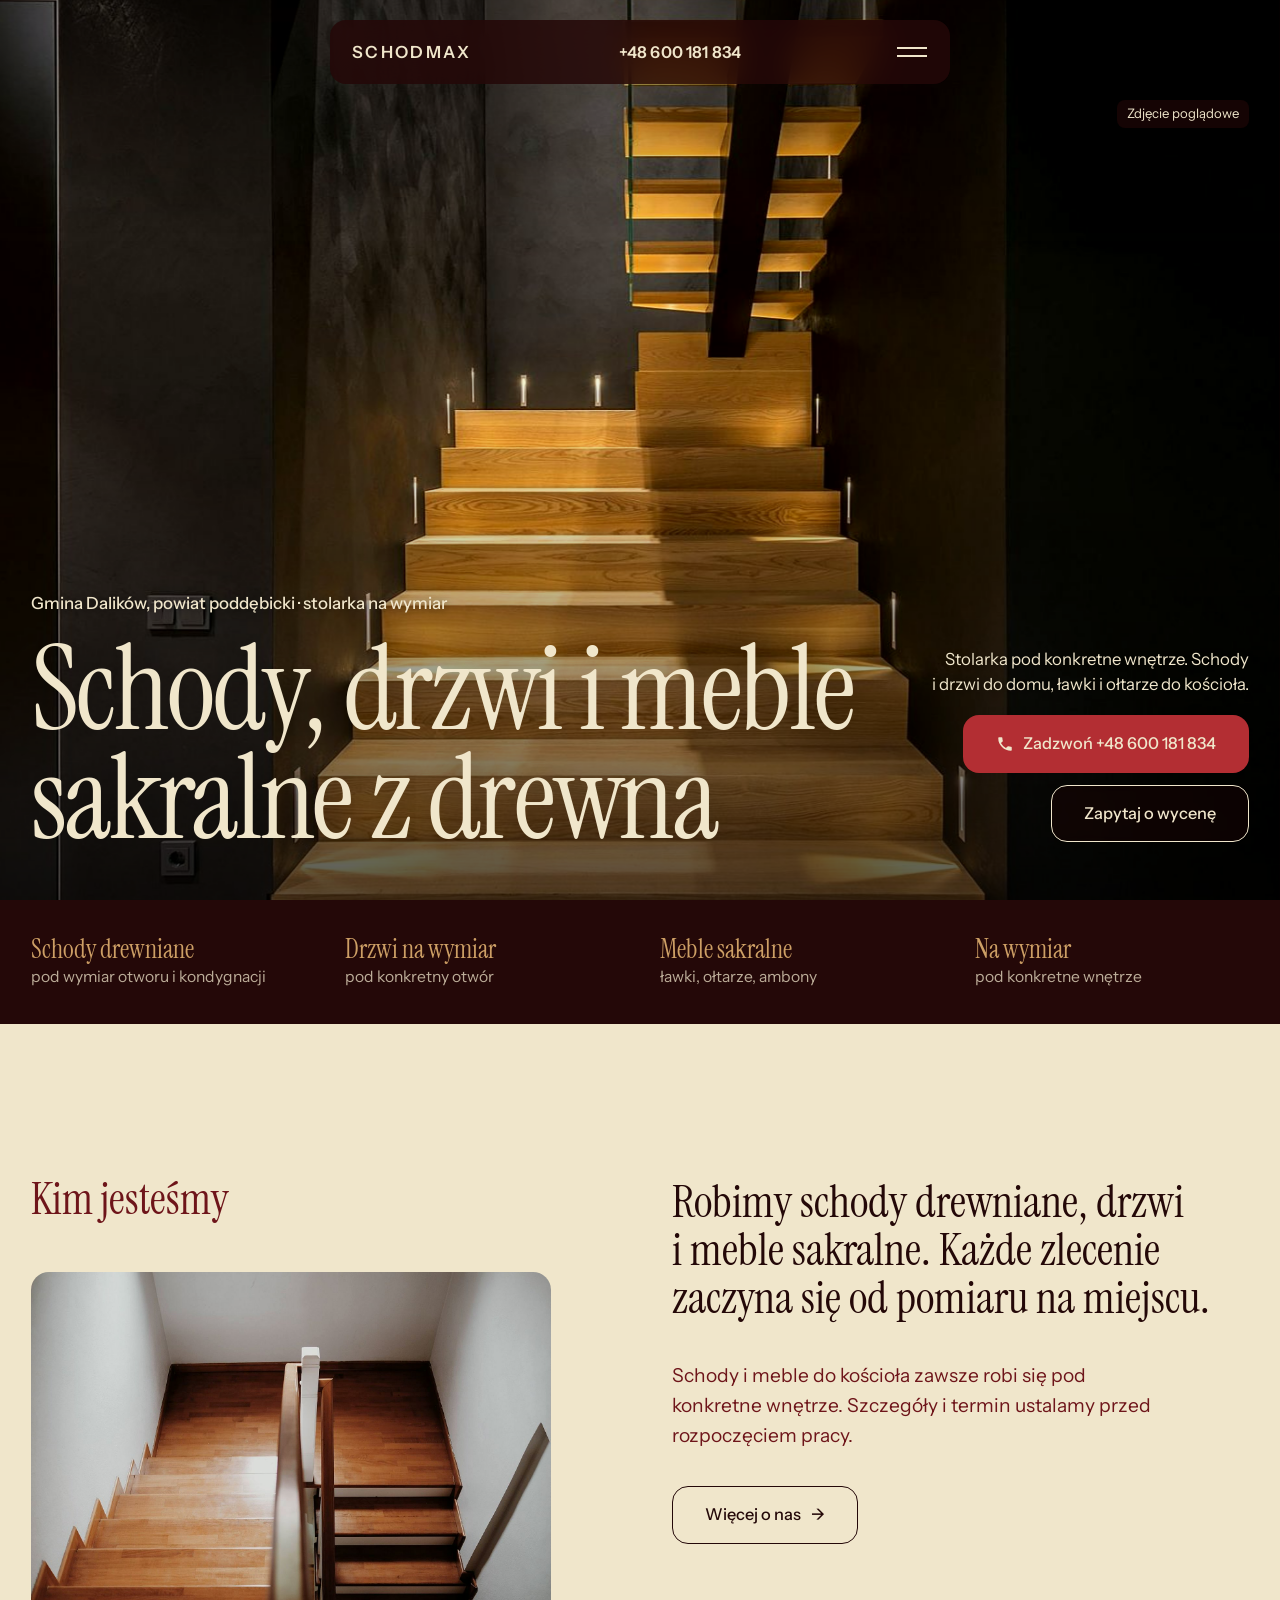
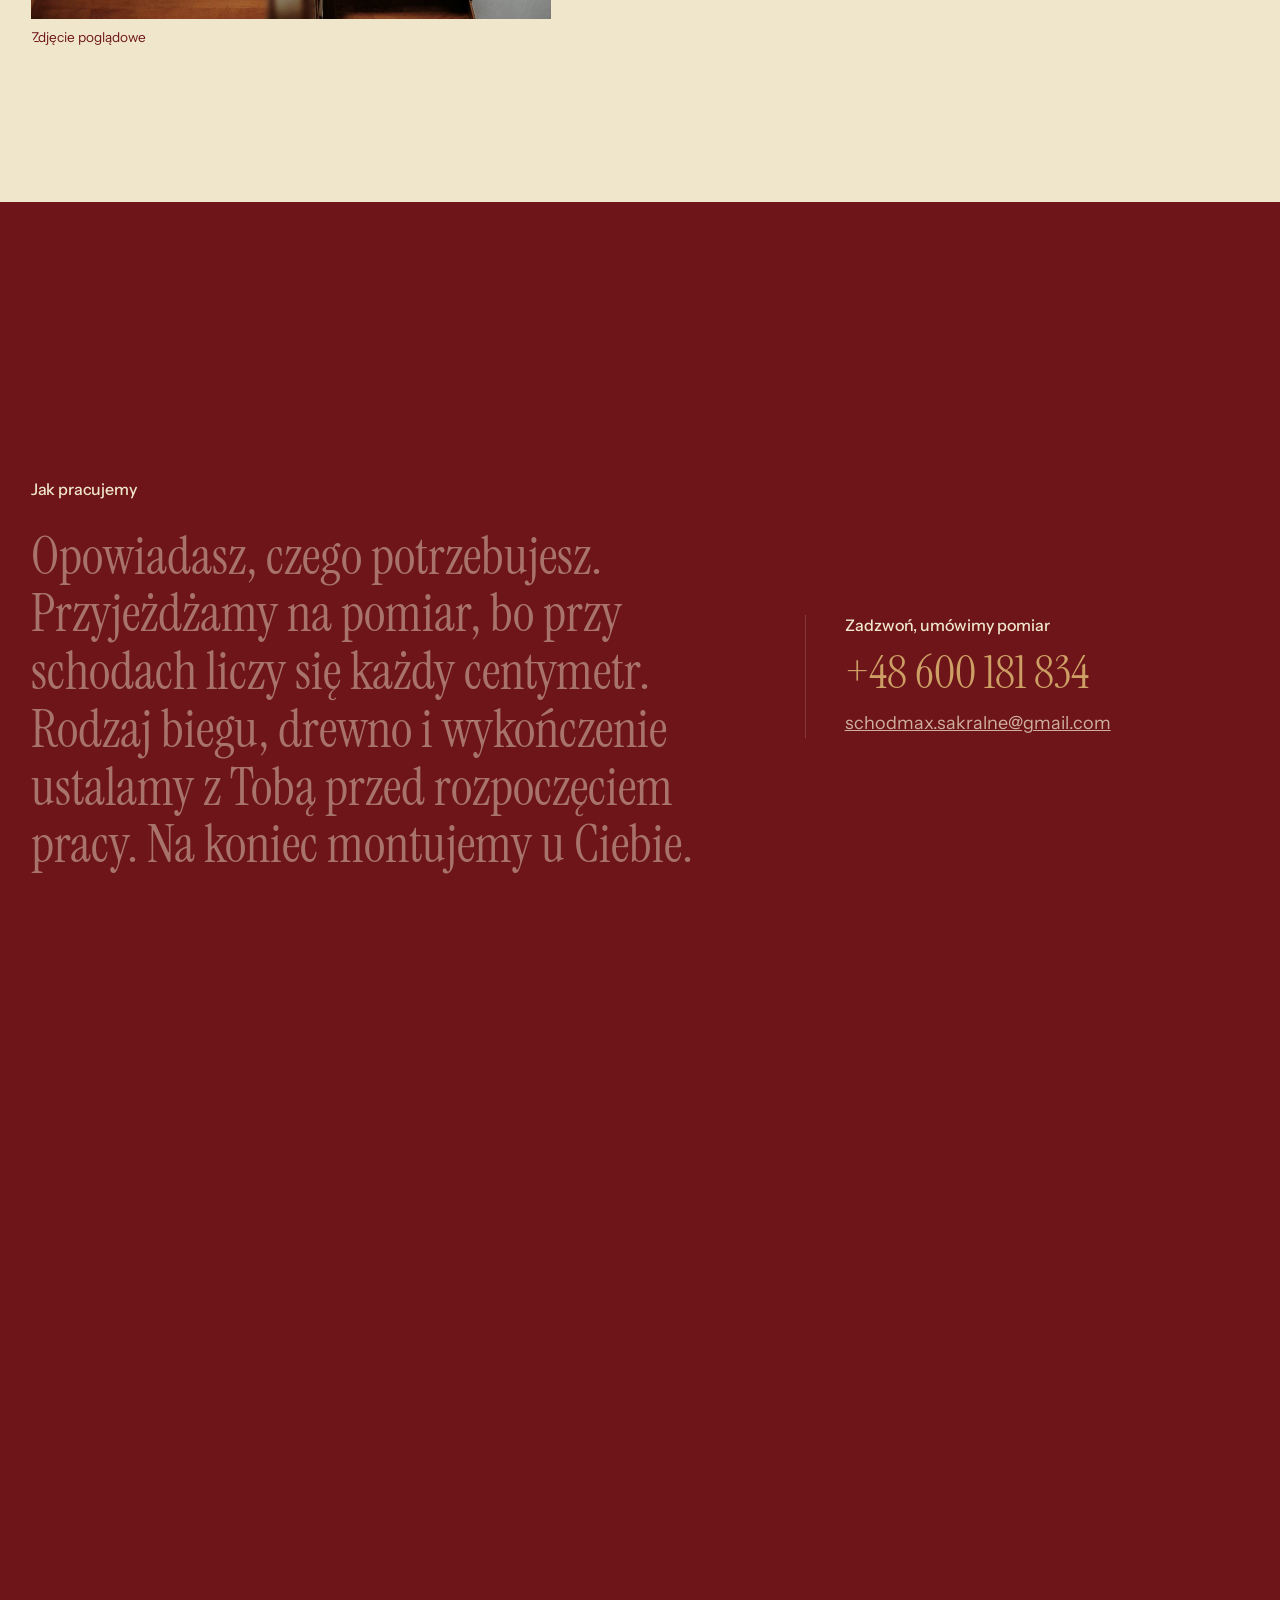
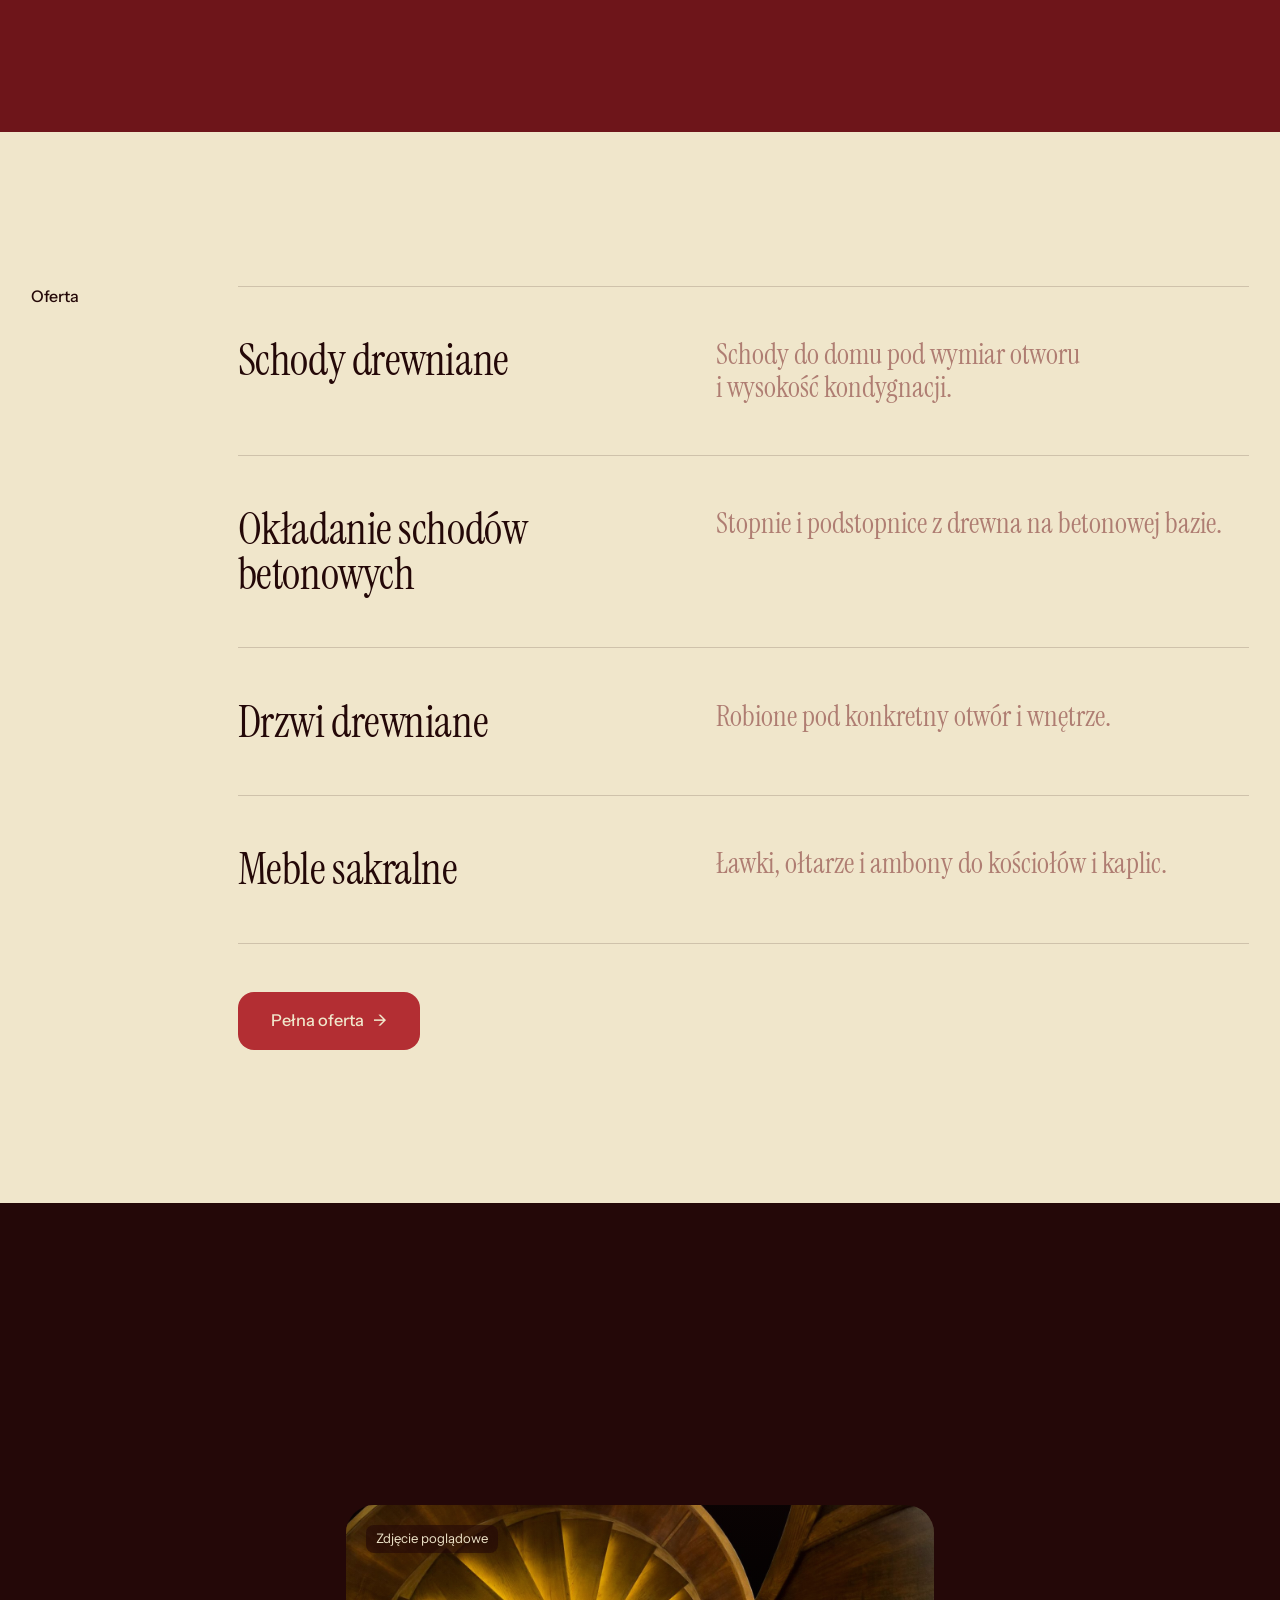
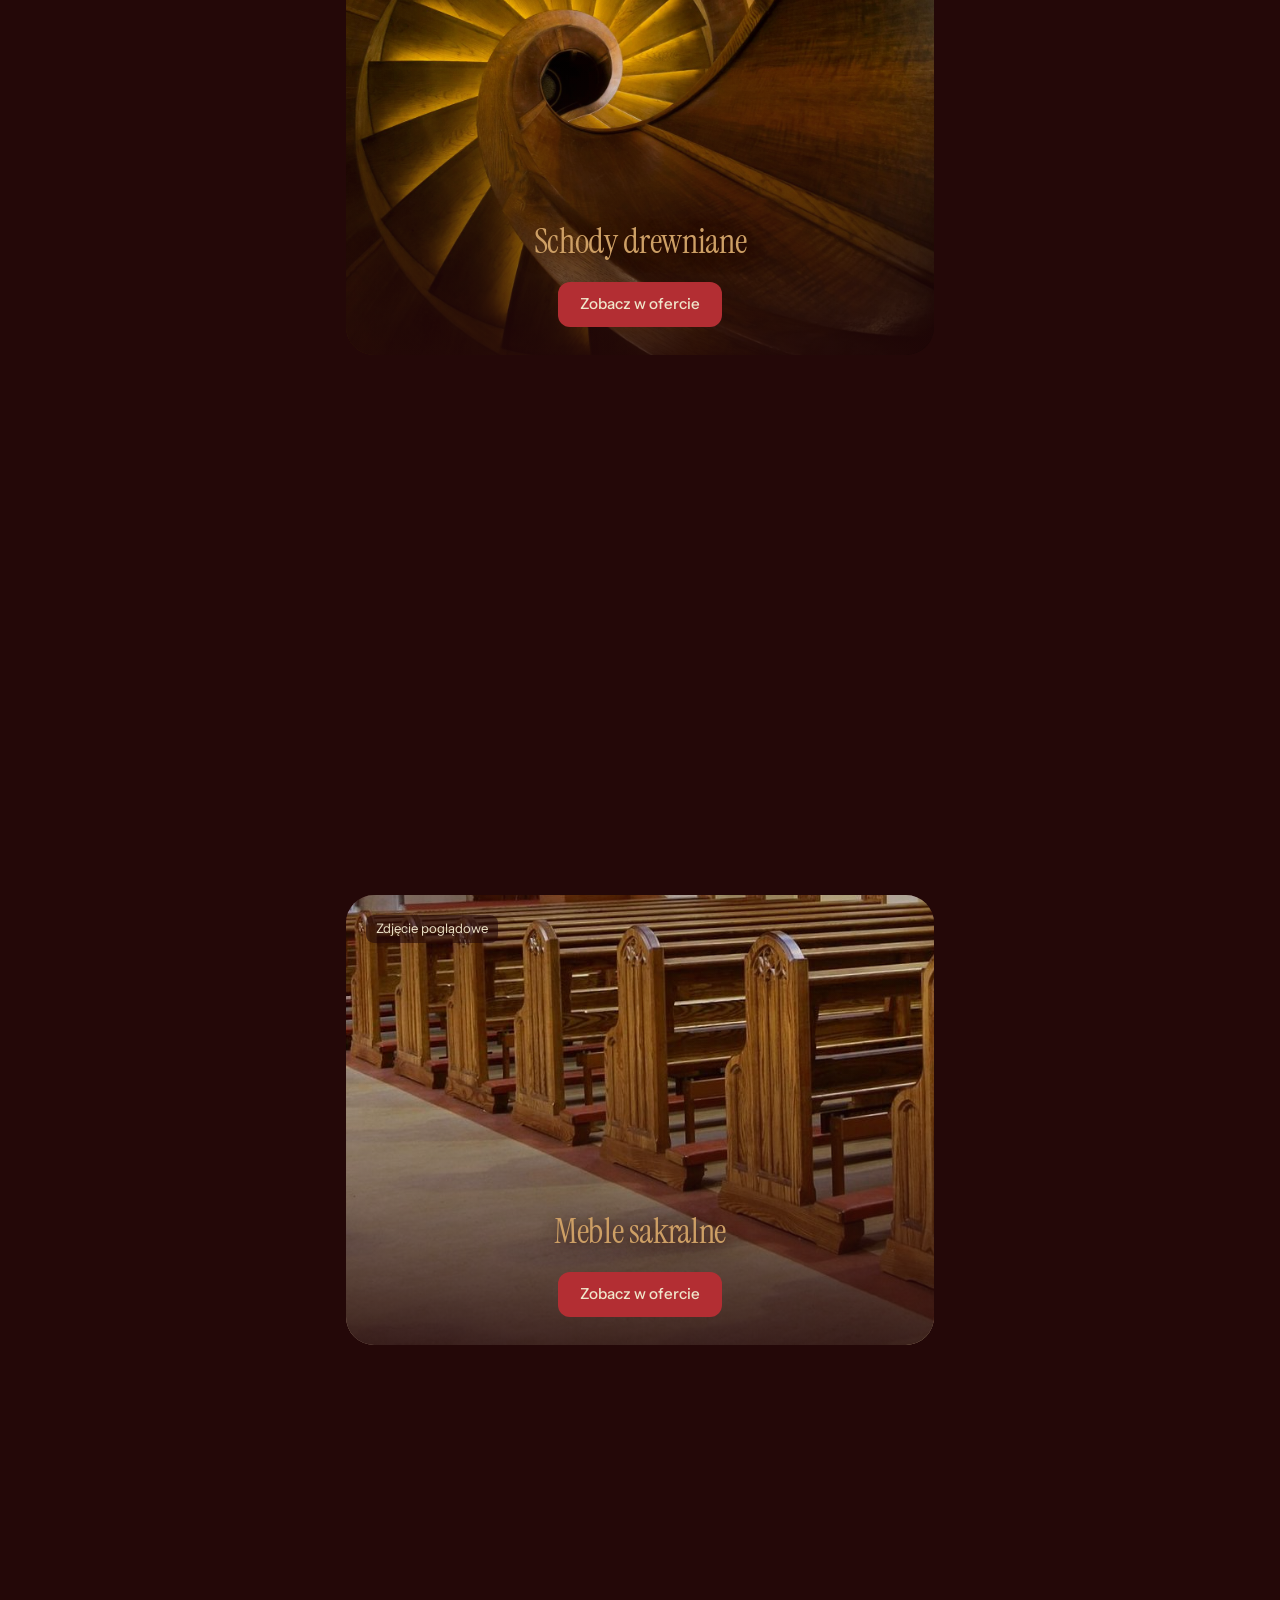
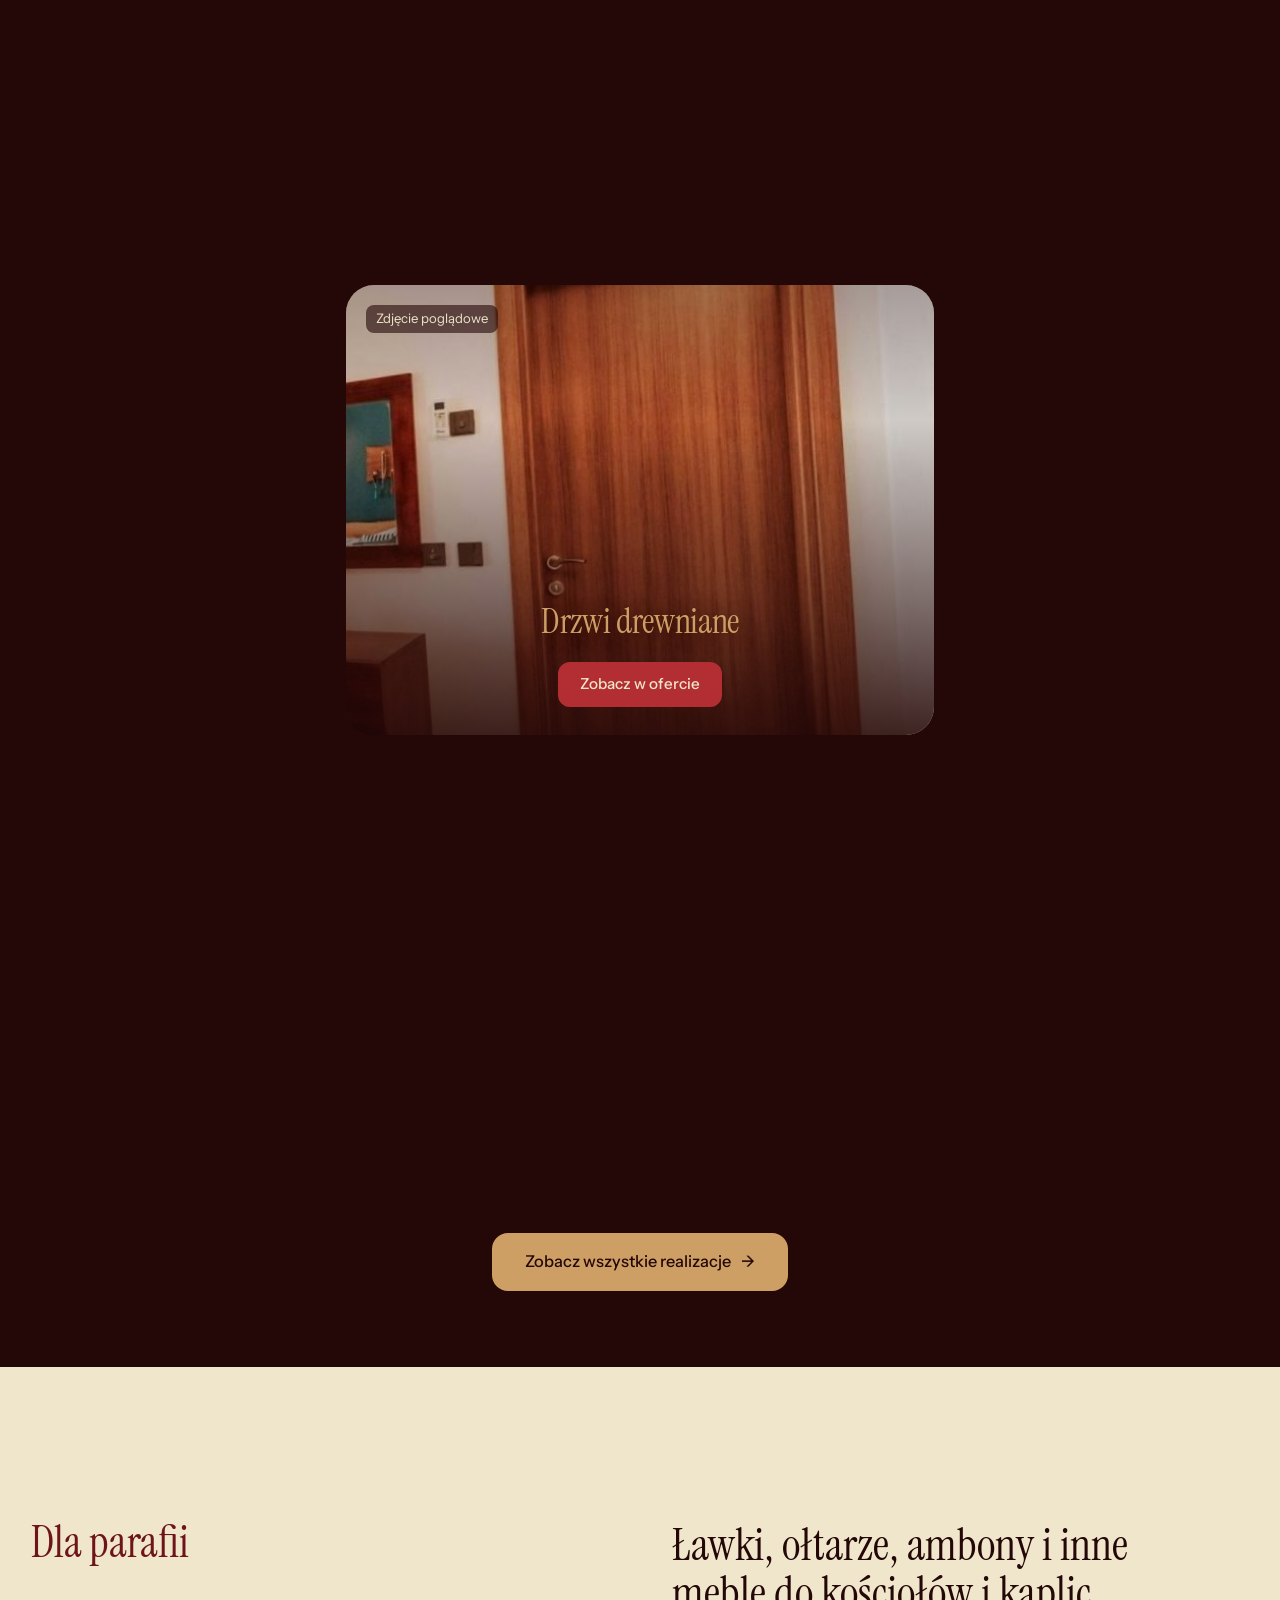
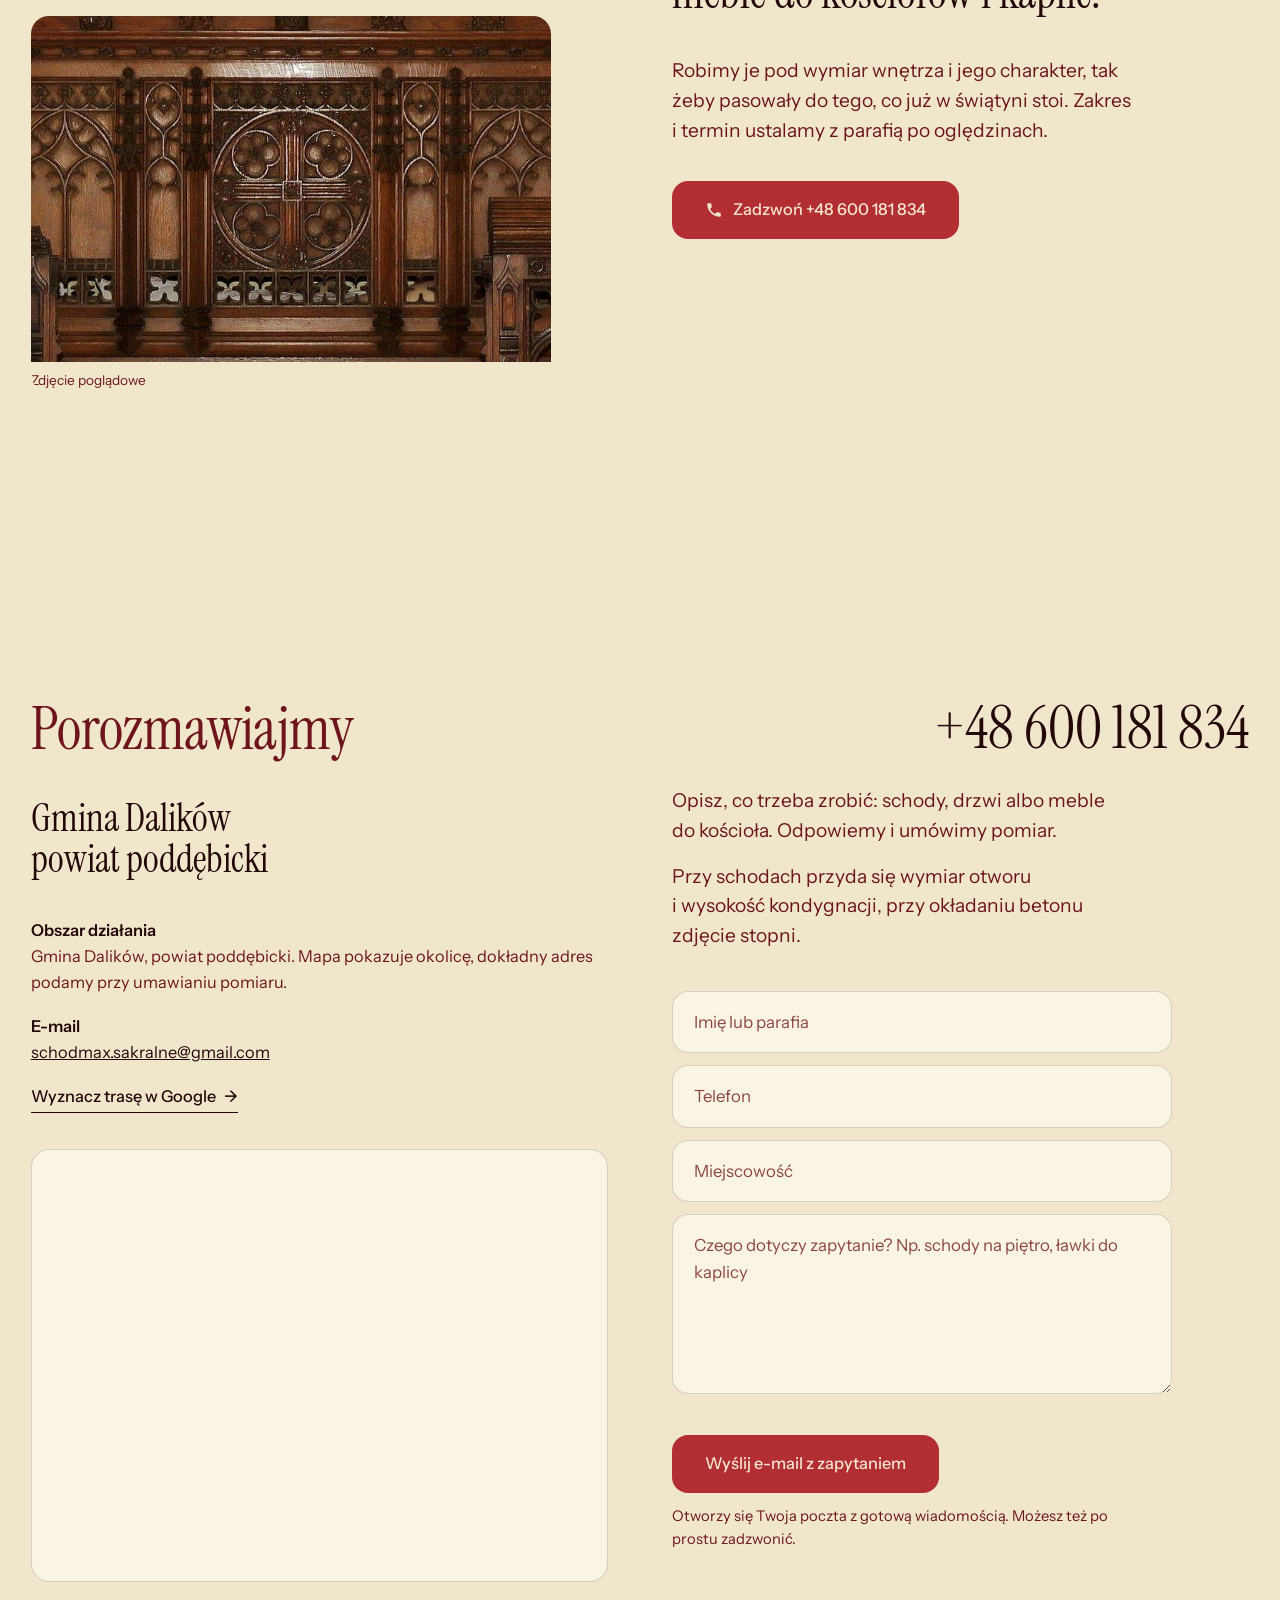
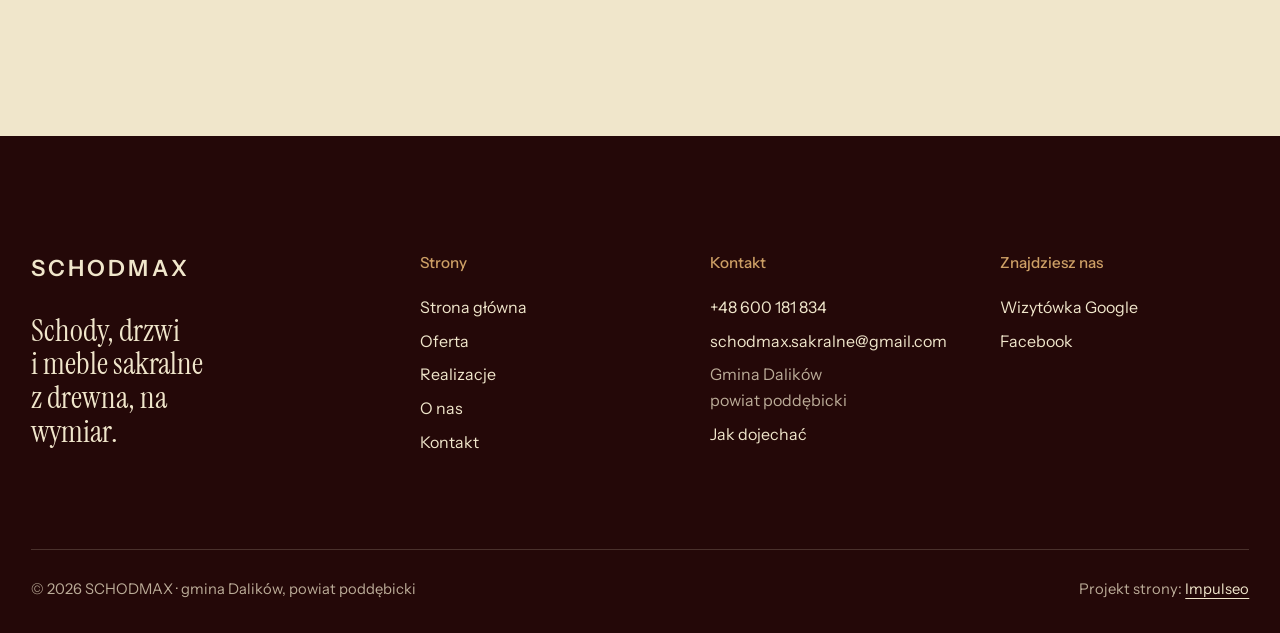
<file: index.html>
<!DOCTYPE html>
<html lang="pl">
<head>
<meta charset="UTF-8">
<meta name="viewport" content="width=device-width, initial-scale=1.0">
<title>Schody drewniane, drzwi i meble sakralne na wymiar · Dalików | SCHODMAX</title>
<meta name="description" content="SCHODMAX: schody drewniane, drzwi na wymiar, okładanie schodów betonowych i meble sakralne (ławki, ołtarze, ambony). Pomiar na miejscu i montaż. Tel. 600 181 834.">
<link rel="canonical" href="https://impulseo-pl.github.io/schodmax/">
<meta name="robots" content="noindex, nofollow">
<meta name="theme-color" content="#240808">
<meta property="og:type" content="website">
<meta property="og:locale" content="pl_PL">
<meta property="og:site_name" content="SCHODMAX">
<meta property="og:title" content="Schody drewniane, drzwi i meble sakralne na wymiar · Dalików | SCHODMAX">
<meta property="og:description" content="SCHODMAX: schody drewniane, drzwi na wymiar, okładanie schodów betonowych i meble sakralne (ławki, ołtarze, ambony). Pomiar na miejscu i montaż. Tel. 600 181 834.">
<meta property="og:url" content="https://impulseo-pl.github.io/schodmax/">
<meta property="og:image" content="https://impulseo-pl.github.io/schodmax/img/og.jpg">
<meta property="og:image:width" content="1200">
<meta property="og:image:height" content="630">
<meta name="twitter:card" content="summary_large_image">

<script type="application/ld+json">{"@context": "https://schema.org", "@type": "HomeAndConstructionBusiness", "name": "SCHODMAX", "url": "https://impulseo-pl.github.io/schodmax/", "telephone": "+48600181834", "email": "schodmax.sakralne@gmail.com", "image": "https://impulseo-pl.github.io/schodmax/img/og.jpg", "address": {"@type": "PostalAddress", "addressLocality": "gmina Dalików", "addressRegion": "łódzkie", "addressCountry": "PL"}, "geo": {"@type": "GeoCoordinates", "latitude": 51.953761, "longitude": 19.1343692}, "areaServed": "powiat poddębicki", "sameAs": ["https://www.facebook.com/schodmax/", "https://www.google.com/maps/place/SCHODMAX+Schody,+Drzwi,+Meble+Sakralne/@51.953761,19.1343692,15z"]}</script>
<script>document.documentElement.classList.add('js')</script>
<link rel="preload" as="image" href="img/hero.jpg" fetchpriority="high">
<link rel="preconnect" href="https://fonts.googleapis.com">
<link rel="preconnect" href="https://fonts.gstatic.com" crossorigin>
<link href="https://fonts.googleapis.com/css2?family=Instrument+Sans:wght@400..600&family=Instrument+Serif&display=swap" rel="stylesheet">
<link rel="stylesheet" href="assets/styles.css?v=20261118b">
<style>@media (max-width:700px){.pill-logo .word{display:inline;font-size:.92rem;letter-spacing:.1em}}</style>
<script src="assets/lenis.min.js?v=1.1.20" defer></script>
<script src="assets/main.js?v=20261118b" defer></script>
</head>
<body>
<a class="skip" href="#tresc">Przejdź do treści</a>
<header class="pill">
  <a class="pill-logo" href="index.html" aria-label="SCHODMAX - strona główna"><span class="word">SCHODMAX</span></a>
  <a class="pill-phone" href="tel:+48600181834">+48 600 181 834</a>
  <button class="burger" type="button" aria-expanded="false" aria-controls="menu" aria-label="Otwórz menu"><i></i><i></i></button>
</header>
<div class="menu" id="menu" aria-hidden="true">
  <div class="menu-grid">
    <nav class="menu-links" aria-label="Menu główne">
      <a href="index.html" aria-current="page">Strona główna</a>
      <a href="oferta.html">Oferta</a>
      <a href="realizacje.html">Realizacje</a>
      <a href="o-nas.html">O nas</a>
      <a href="kontakt.html">Kontakt</a>
    </nav>
    <div class="menu-side">
      <div><b>Telefon</b><a href="tel:+48600181834">+48 600 181 834</a></div>
      <div><b>Obszar</b>gmina Dalików, powiat poddębicki</div>
      <div><b>E-mail</b><a href="mailto:schodmax.sakralne@gmail.com">schodmax.sakralne@gmail.com</a></div>
    </div>
  </div>
</div>
<main id="tresc">
<section class="hero">
  <img class="hero-img" src="img/hero.jpg" width="1600" height="1068" alt="Drewniane schody z&nbsp;podświetlonymi stopniami (zdjęcie poglądowe)" fetchpriority="high"><span class="hero-cap">Zdjęcie poglądowe</span>
  <div class="hero-in">
    <div>
      <p class="hero-kicker">Gmina Dalików, powiat poddębicki · stolarka na wymiar</p>
      <h1>Schody, drzwi i&nbsp;meble sakralne z&nbsp;drewna</h1>
    </div>
    <div class="hero-side">
      <p>Stolarka pod konkretne wnętrze. Schody i&nbsp;drzwi do domu, ławki i&nbsp;ołtarze do kościoła.</p>
      <div class="btn-row">
        <a class="btn btn-main hero-call" href="tel:+48600181834"><svg class="ico" viewBox="0 0 24 24" fill="none" aria-hidden="true"><path d="M6.6 10.8a15.5 15.5 0 0 0 6.6 6.6l2.2-2.2a1 1 0 0 1 1-.24 11.4 11.4 0 0 0 3.6.58 1 1 0 0 1 1 1V20a1 1 0 0 1-1 1A17 17 0 0 1 3 4a1 1 0 0 1 1-1h3.5a1 1 0 0 1 1 1c0 1.25.2 2.45.57 3.57a1 1 0 0 1-.25 1L6.6 10.8Z" fill="currentColor"/></svg>Zadzwoń +48 600 181 834</a>
        <a class="btn btn-line btn-on-photo" href="#formularz">Zapytaj o&nbsp;wycenę</a>
      </div>
    </div>
  </div>
</section>

<section class="facts cacao dark" aria-label="Najważniejsze informacje">
  <ul class="wrap facts-list">
    <li><b>Schody drewniane</b>pod wymiar otworu i&nbsp;kondygnacji</li>
    <li><b>Drzwi na wymiar</b>pod konkretny otwór</li>
    <li><b>Meble sakralne</b>ławki, ołtarze, ambony</li>
    <li><b>Na wymiar</b>pod konkretne wnętrze</li>
  </ul>
</section>

<section class="sec bone" id="o-nas">
  <div class="wrap about">
    <div class="about-left up">
      <p class="label-serif">Kim jesteśmy</p><figure class="about-fig"><img src="img/about.jpg" width="1600" height="1066" alt="Drewniane schody w&nbsp;domu (zdjęcie poglądowe)" loading="lazy"><figcaption class="poglad">Zdjęcie poglądowe</figcaption></figure>
    </div>
    <div class="about-right up">
      <p class="statement">Robimy schody drewniane, drzwi i&nbsp;meble sakralne. Każde zlecenie zaczyna się od pomiaru na miejscu.</p>
      <p class="lead">Schody i&nbsp;meble do kościoła zawsze robi się pod konkretne wnętrze. Szczegóły i&nbsp;termin ustalamy przed rozpoczęciem pracy.</p>
      <div class="btn-row"><a class="btn btn-line" href="o-nas.html">Więcej o&nbsp;nas <span aria-hidden="true">→</span></a></div>
    </div>
  </div>
</section>

<section class="reveal-sec bordeaux dark" aria-labelledby="jak">
  <div class="reveal-stick">
    <div class="reveal-main">
      <h2 class="label" id="jak">Jak pracujemy</h2>
      <p class="reveal-text">Opowiadasz, czego potrzebujesz. Przyjeżdżamy na pomiar, bo przy schodach liczy się każdy centymetr. Rodzaj biegu, drewno i&nbsp;wykończenie ustalamy z&nbsp;Tobą przed rozpoczęciem pracy. Na koniec montujemy u&nbsp;Ciebie.</p>
    </div>
    <aside class="reveal-aside">
      <p class="label">Zadzwoń, umówimy pomiar</p>
      <a class="reveal-phone" href="tel:+48600181834">+48 600 181 834</a>
      <p><a href="mailto:schodmax.sakralne@gmail.com" style="color:inherit">schodmax.sakralne@gmail.com</a></p>
    </aside>
  </div>
</section>

<section class="sec bone" id="oferta">
  <div class="wrap svc">
    <h2 class="label">Oferta</h2>
    <div>
      <div class="svc-list">
      <a class="svc-row" href="oferta.html#schody"><h3>Schody drewniane</h3><p>Schody do domu pod wymiar otworu i&nbsp;wysokość kondygnacji.</p></a>
      <a class="svc-row" href="oferta.html#okladanie"><h3>Okładanie schodów betonowych</h3><p>Stopnie i&nbsp;podstopnice z&nbsp;drewna na betonowej bazie.</p></a>
      <a class="svc-row" href="oferta.html#drzwi"><h3>Drzwi drewniane</h3><p>Robione pod konkretny otwór i&nbsp;wnętrze.</p></a>
      <a class="svc-row" href="oferta.html#sakralne"><h3>Meble sakralne</h3><p>Ławki, ołtarze i&nbsp;ambony do kościołów i&nbsp;kaplic.</p></a>
      </div>
      <div class="svc-foot"><a class="btn btn-main" href="oferta.html">Pełna oferta <span aria-hidden="true">→</span></a></div>
    </div>
  </div>
</section>

<section class="cards cacao dark" aria-label="Realizacje">
  <div class="card-wrap"><div class="card-stick">
    <a class="card" href="oferta.html#schody"><img src="img/g2.jpg" width="1600" height="1155" alt="Kręcone schody z&nbsp;drewna (zdjęcie poglądowe)" decoding="async"><span class="card-cap">Zdjęcie poglądowe</span><span class="card-in"><h3>Schody drewniane</h3><span class="btn btn-main btn-sm">Zobacz w&nbsp;ofercie</span></span></a>
  </div></div>
  <div class="card-wrap"><div class="card-stick">
    <a class="card" href="oferta.html#sakralne"><img src="img/g3.jpg" width="1600" height="558" alt="Drewniane ławki w&nbsp;kościele (zdjęcie poglądowe)" loading="lazy" decoding="async"><span class="card-cap">Zdjęcie poglądowe</span><span class="card-in"><h3>Meble sakralne</h3><span class="btn btn-main btn-sm">Zobacz w&nbsp;ofercie</span></span></a>
  </div></div>
  <div class="card-wrap"><div class="card-stick">
    <a class="card" href="oferta.html#drzwi"><img src="img/g8.jpg" width="602" height="946" alt="Drewniane drzwi w&nbsp;domu (zdjęcie poglądowe)" loading="lazy" decoding="async"><span class="card-cap">Zdjęcie poglądowe</span><span class="card-in"><h3>Drzwi drewniane</h3><span class="btn btn-main btn-sm">Zobacz w&nbsp;ofercie</span></span></a>
  </div></div>
  <div class="wrap cards-foot"><a class="btn btn-brass" href="realizacje.html">Zobacz wszystkie realizacje <span aria-hidden="true">→</span></a></div>
</section>

<section class="sec bone" id="parafie">
  <div class="wrap about">
    <div class="about-left up">
      <p class="label-serif">Dla parafii</p><figure class="about-fig"><img src="img/g5.jpg" width="1280" height="485" alt="Rzeźbiony drewniany ołtarz (zdjęcie poglądowe)" loading="lazy"><figcaption class="poglad">Zdjęcie poglądowe</figcaption></figure>
    </div>
    <div class="about-right up">
      <p class="statement">Ławki, ołtarze, ambony i&nbsp;inne meble do kościołów i&nbsp;kaplic.</p>
      <p class="lead">Robimy je pod wymiar wnętrza i&nbsp;jego charakter, tak żeby pasowały do tego, co już w&nbsp;świątyni stoi. Zakres i&nbsp;termin ustalamy z&nbsp;parafią po oględzinach.</p>
      <div class="btn-row"><a class="btn btn-main" href="tel:+48600181834"><svg class="ico" viewBox="0 0 24 24" fill="none" aria-hidden="true"><path d="M6.6 10.8a15.5 15.5 0 0 0 6.6 6.6l2.2-2.2a1 1 0 0 1 1-.24 11.4 11.4 0 0 0 3.6.58 1 1 0 0 1 1 1V20a1 1 0 0 1-1 1A17 17 0 0 1 3 4a1 1 0 0 1 1-1h3.5a1 1 0 0 1 1 1c0 1.25.2 2.45.57 3.57a1 1 0 0 1-.25 1L6.6 10.8Z" fill="currentColor"/></svg>Zadzwoń +48 600 181 834</a></div>
    </div>
  </div>
</section>



<section class="sec bone" id="kontakt">
  <div class="wrap contact">
    <div class="up">
      <h2>Porozmawiajmy</h2>
      <p class="big-addr">Gmina Dalików<br>powiat poddębicki</p>
      <div class="contact-meta">
        <p><b>Obszar działania</b>Gmina Dalików, powiat poddębicki. Mapa pokazuje okolicę, dokładny adres podamy przy umawianiu pomiaru.</p>
        <p><b>E-mail</b><a href="mailto:schodmax.sakralne@gmail.com">schodmax.sakralne@gmail.com</a></p>
        <p><a class="link" href="https://www.google.com/maps/place/SCHODMAX+Schody,+Drzwi,+Meble+Sakralne/@51.953761,19.1343692,15z" target="_blank" rel="noopener">Wyznacz trasę w&nbsp;Google <span aria-hidden="true">→</span></a></p>
      </div>
      <div class="map"><iframe src="https://maps.google.com/maps?q=51.953761,19.1343692&z=13&output=embed" title="Mapa dojazdu, gmina Dalików, powiat poddębicki" loading="lazy" referrerpolicy="no-referrer-when-downgrade"></iframe></div>
    </div>
    <div class="contact-right up" id="formularz">
      <a class="big-phone" href="tel:+48600181834">+48 600 181 834</a>
      <p class="lead">Opisz, co trzeba zrobić: schody, drzwi albo meble do kościoła. Odpowiemy i&nbsp;umówimy pomiar.</p>
      <p class="lead" style="margin-top:16px">Przy schodach przyda się wymiar otworu i&nbsp;wysokość kondygnacji, przy okładaniu betonu zdjęcie stopni.</p>
      <form class="form" action="mailto:schodmax.sakralne@gmail.com" method="post" enctype="text/plain" data-to="schodmax.sakralne@gmail.com">
        <label><span class="sr">Imię lub parafia</span><input name="imie" type="text" data-label="Imię lub parafia" placeholder="Imię lub parafia" required></label>
        <label><span class="sr">Telefon</span><input name="telefon" type="tel" data-label="Telefon" placeholder="Telefon" required></label>
        <label><span class="sr">Miejscowość</span><input name="miejscowosc" type="text" data-label="Miejscowość" placeholder="Miejscowość"></label>
        <label><span class="sr">Czego dotyczy zapytanie</span><textarea name="wiadomosc" data-label="Czego dotyczy zapytanie" placeholder="Czego dotyczy zapytanie? Np. schody na piętro, ławki do kaplicy"></textarea></label>
        <button class="btn btn-main" type="submit">Wyślij e-mail z&nbsp;zapytaniem</button>
        <p class="form-note">Otworzy się Twoja poczta z&nbsp;gotową wiadomością. Możesz też po prostu zadzwonić.</p>
      </form>
    </div>
  </div>
</section>
</main>
<footer class="foot dark">
  <div class="wrap">
    <div class="foot-top">
      <div>
        <a class="foot-logo" href="index.html" aria-label="SCHODMAX - strona główna"><span class="word">SCHODMAX</span></a>
        <p class="foot-claim">Schody, drzwi i&nbsp;meble sakralne z&nbsp;drewna, na wymiar.</p>
      </div>
      <div><h4>Strony</h4><ul><li><a href="index.html">Strona główna</a></li><li><a href="oferta.html">Oferta</a></li><li><a href="realizacje.html">Realizacje</a></li><li><a href="o-nas.html">O nas</a></li><li><a href="kontakt.html">Kontakt</a></li></ul></div>
      <div><h4>Kontakt</h4><ul>
        <li><a href="tel:+48600181834">+48 600 181 834</a></li><li><a href="mailto:schodmax.sakralne@gmail.com">schodmax.sakralne@gmail.com</a></li><li>Gmina Dalików<br>powiat poddębicki</li><li><a href="https://www.google.com/maps/place/SCHODMAX+Schody,+Drzwi,+Meble+Sakralne/@51.953761,19.1343692,15z" target="_blank" rel="noopener">Jak dojechać</a></li>
      </ul></div>
      <div><h4>Znajdziesz nas</h4><ul>
        <li><a href="https://www.google.com/maps/place/SCHODMAX+Schody,+Drzwi,+Meble+Sakralne/@51.953761,19.1343692,15z" target="_blank" rel="noopener">Wizytówka Google</a></li><li><a href="https://www.facebook.com/schodmax/" target="_blank" rel="noopener">Facebook</a></li>
      </ul></div>
    </div>
    <div class="foot-bottom">
      <span>© 2026 SCHODMAX · gmina Dalików, powiat poddębicki</span>
      <span>Projekt strony: <a href="https://impulseo.pl" target="_blank" rel="noopener">Impulseo</a></span>
    </div>
  </div>
</footer>
<div class="callbar">
  <a class="btn btn-main" href="tel:+48600181834"><svg class="ico" viewBox="0 0 24 24" fill="none" aria-hidden="true"><path d="M6.6 10.8a15.5 15.5 0 0 0 6.6 6.6l2.2-2.2a1 1 0 0 1 1-.24 11.4 11.4 0 0 0 3.6.58 1 1 0 0 1 1 1V20a1 1 0 0 1-1 1A17 17 0 0 1 3 4a1 1 0 0 1 1-1h3.5a1 1 0 0 1 1 1c0 1.25.2 2.45.57 3.57a1 1 0 0 1-.25 1L6.6 10.8Z" fill="currentColor"/></svg>Zadzwoń</a>
  <a class="btn btn-line" href="kontakt.html">Kontakt i&nbsp;dojazd</a>
</div>
</body>
</html>
</file>
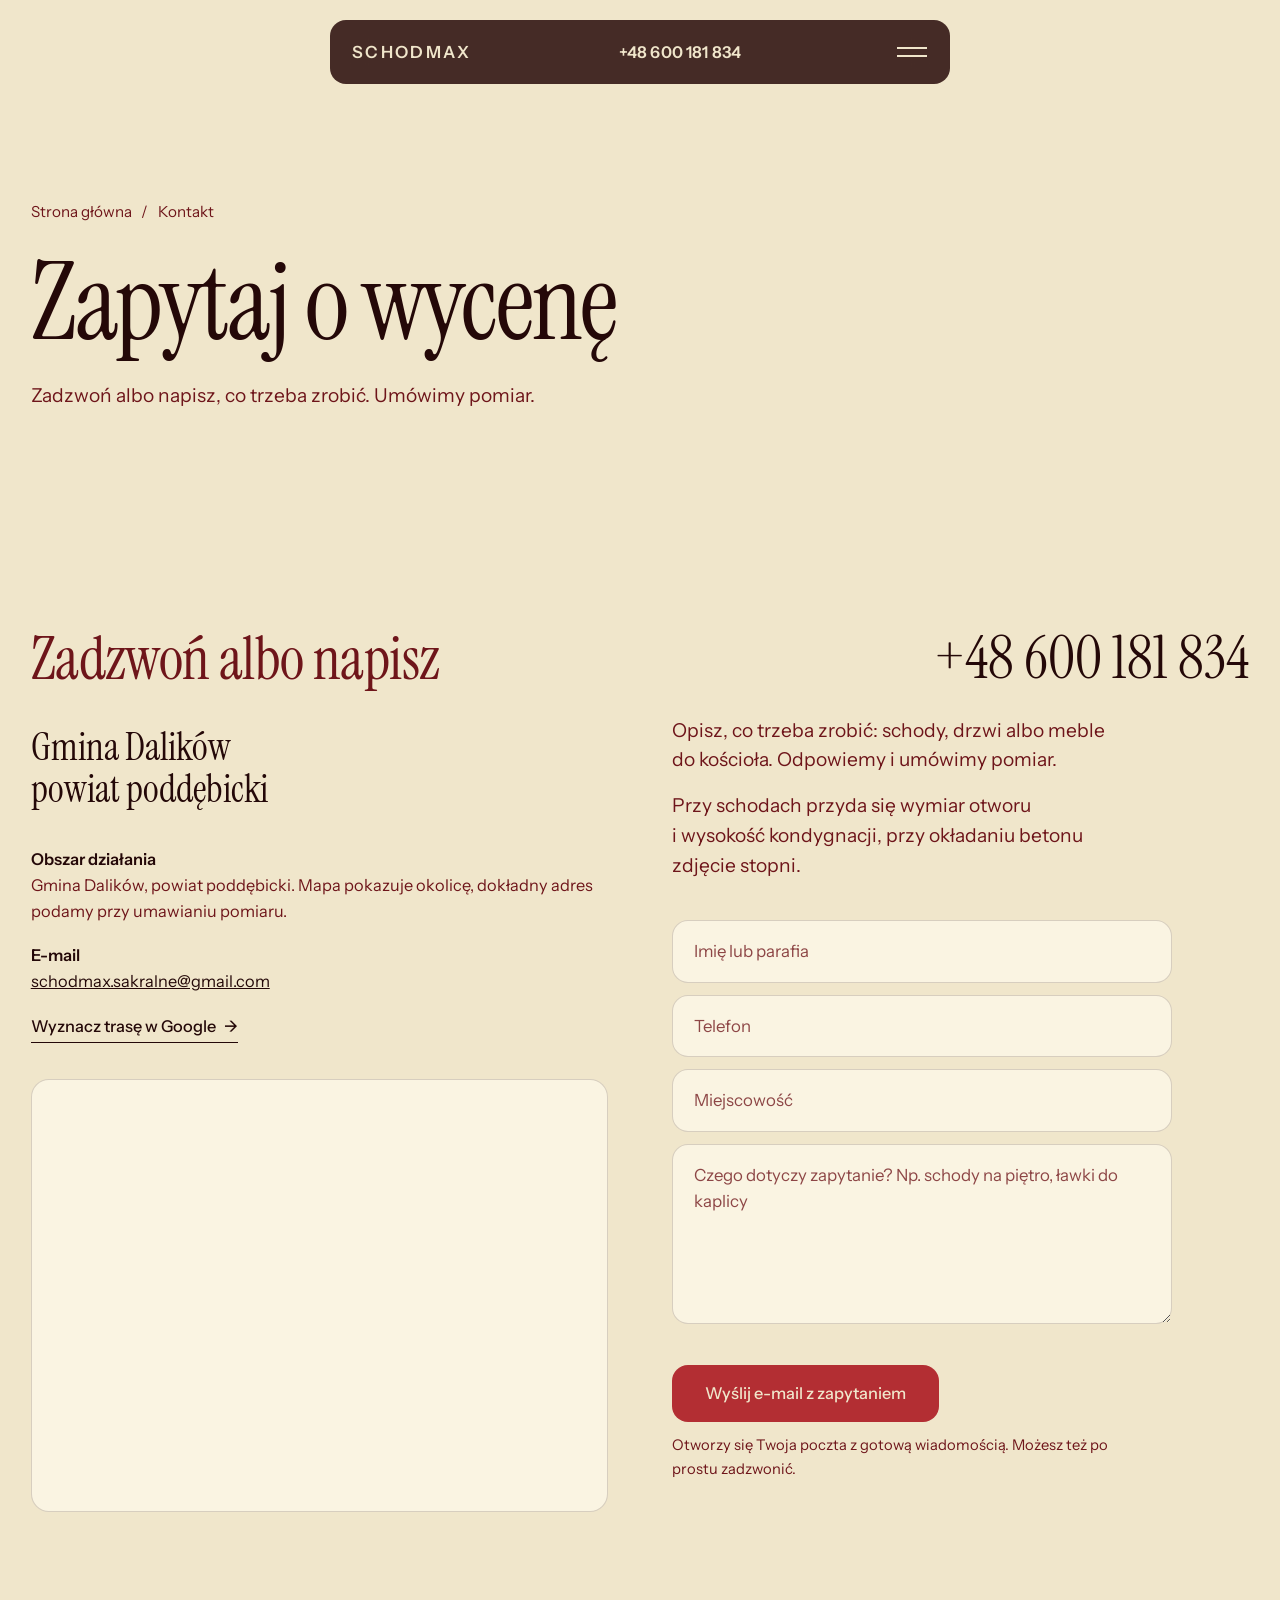
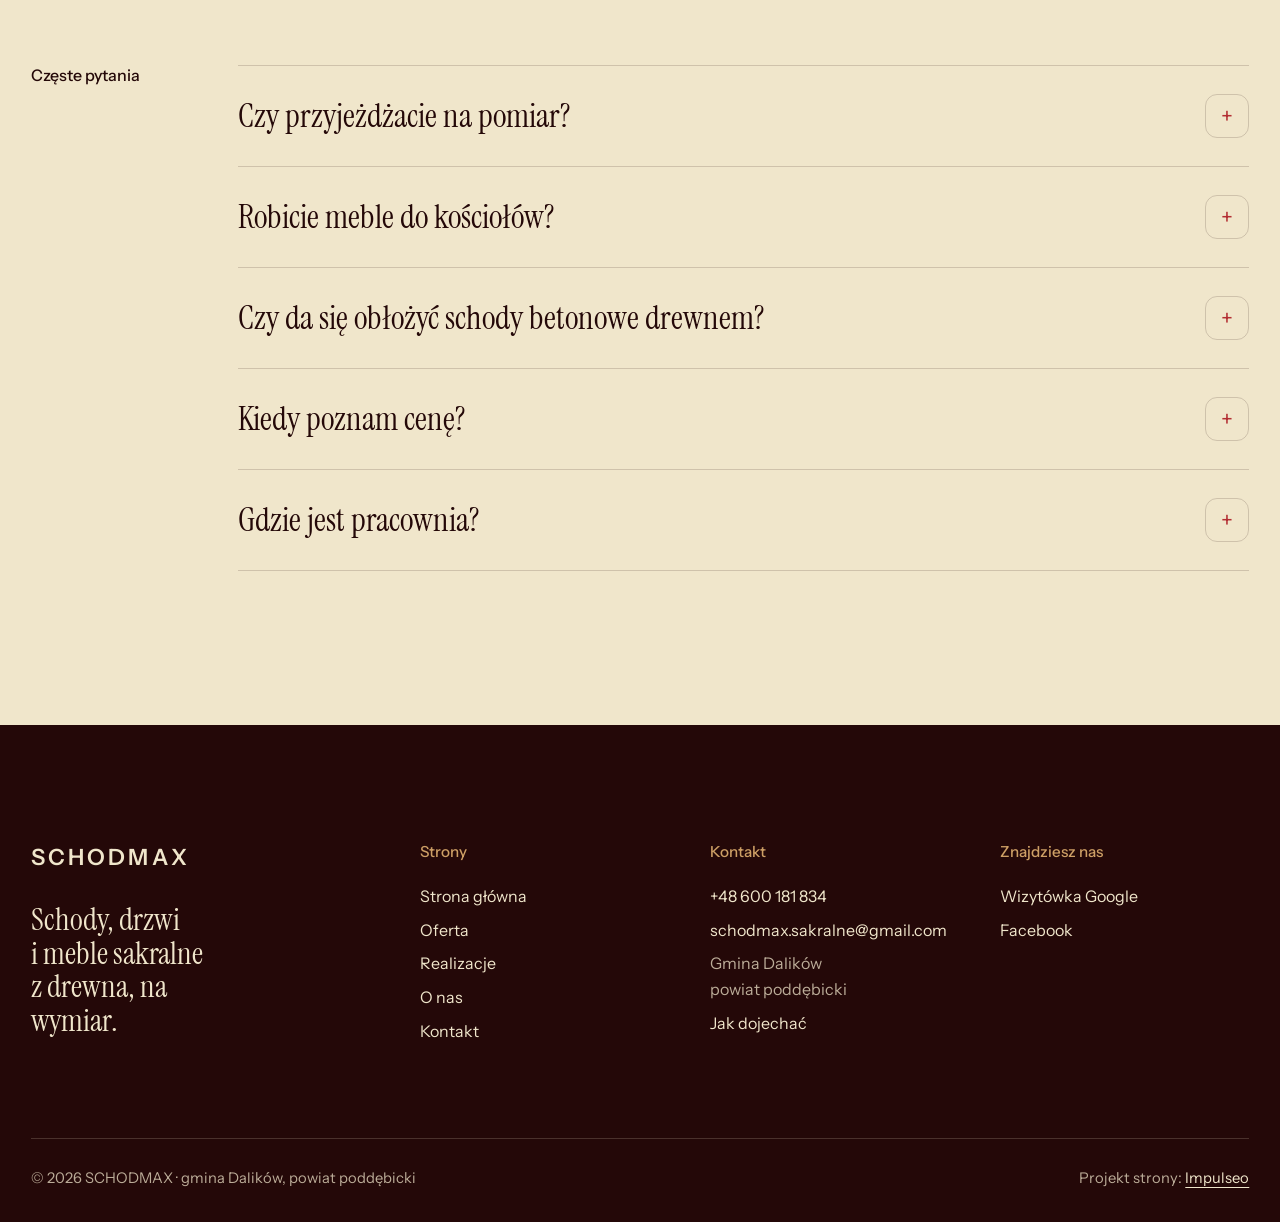
<file: kontakt.html>
<!DOCTYPE html>
<html lang="pl">
<head>
<meta charset="UTF-8">
<meta name="viewport" content="width=device-width, initial-scale=1.0">
<title>Kontakt · SCHODMAX, gmina Dalików</title>
<meta name="description" content="Kontakt SCHODMAX: tel. 600 181 834, schodmax.sakralne@gmail.com, gmina Dalików, powiat poddębicki.">
<link rel="canonical" href="https://impulseo-pl.github.io/schodmax/kontakt.html">
<meta name="robots" content="noindex, nofollow">
<meta name="theme-color" content="#240808">
<meta property="og:type" content="website">
<meta property="og:locale" content="pl_PL">
<meta property="og:site_name" content="SCHODMAX">
<meta property="og:title" content="Kontakt · SCHODMAX, gmina Dalików">
<meta property="og:description" content="Kontakt SCHODMAX: tel. 600 181 834, schodmax.sakralne@gmail.com, gmina Dalików, powiat poddębicki.">
<meta property="og:url" content="https://impulseo-pl.github.io/schodmax/kontakt.html">
<meta property="og:image" content="https://impulseo-pl.github.io/schodmax/img/og.jpg">
<meta property="og:image:width" content="1200">
<meta property="og:image:height" content="630">
<meta name="twitter:card" content="summary_large_image">

<script type="application/ld+json">{"@context": "https://schema.org", "@type": "HomeAndConstructionBusiness", "name": "SCHODMAX", "url": "https://impulseo-pl.github.io/schodmax/", "telephone": "+48600181834", "email": "schodmax.sakralne@gmail.com", "image": "https://impulseo-pl.github.io/schodmax/img/og.jpg", "address": {"@type": "PostalAddress", "addressLocality": "gmina Dalików", "addressRegion": "łódzkie", "addressCountry": "PL"}, "geo": {"@type": "GeoCoordinates", "latitude": 51.953761, "longitude": 19.1343692}, "areaServed": "powiat poddębicki", "sameAs": ["https://www.facebook.com/schodmax/", "https://www.google.com/maps/place/SCHODMAX+Schody,+Drzwi,+Meble+Sakralne/@51.953761,19.1343692,15z"]}</script>
<script>document.documentElement.classList.add('js')</script>
<link rel="preconnect" href="https://fonts.googleapis.com">
<link rel="preconnect" href="https://fonts.gstatic.com" crossorigin>
<link href="https://fonts.googleapis.com/css2?family=Instrument+Sans:wght@400..600&family=Instrument+Serif&display=swap" rel="stylesheet">
<link rel="stylesheet" href="assets/styles.css?v=20261118b">
<style>@media (max-width:700px){.pill-logo .word{display:inline;font-size:.92rem;letter-spacing:.1em}}</style>
<script src="assets/lenis.min.js?v=1.1.20" defer></script>
<script src="assets/main.js?v=20261118b" defer></script>
</head>
<body>
<a class="skip" href="#tresc">Przejdź do treści</a>
<header class="pill">
  <a class="pill-logo" href="index.html" aria-label="SCHODMAX - strona główna"><span class="word">SCHODMAX</span></a>
  <a class="pill-phone" href="tel:+48600181834">+48 600 181 834</a>
  <button class="burger" type="button" aria-expanded="false" aria-controls="menu" aria-label="Otwórz menu"><i></i><i></i></button>
</header>
<div class="menu" id="menu" aria-hidden="true">
  <div class="menu-grid">
    <nav class="menu-links" aria-label="Menu główne">
      <a href="index.html">Strona główna</a>
      <a href="oferta.html">Oferta</a>
      <a href="realizacje.html">Realizacje</a>
      <a href="o-nas.html">O nas</a>
      <a href="kontakt.html" aria-current="page">Kontakt</a>
    </nav>
    <div class="menu-side">
      <div><b>Telefon</b><a href="tel:+48600181834">+48 600 181 834</a></div>
      <div><b>Obszar</b>gmina Dalików, powiat poddębicki</div>
      <div><b>E-mail</b><a href="mailto:schodmax.sakralne@gmail.com">schodmax.sakralne@gmail.com</a></div>
    </div>
  </div>
</div>
<main id="tresc">
<section class="phead bone">
  <div class="wrap">
    <nav class="crumbs" aria-label="Okruszki"><a href="index.html">Strona główna</a><span aria-hidden="true">/</span><span aria-current="page">Kontakt</span></nav>
    <h1>Zapytaj o&nbsp;wycenę</h1>
    <p class="lead">Zadzwoń albo napisz, co trzeba zrobić. Umówimy pomiar.</p>
  </div>
</section>
<section class="sec bone" id="kontakt">
  <div class="wrap contact">
    <div class="up">
      <h2>Zadzwoń albo napisz</h2>
      <p class="big-addr">Gmina Dalików<br>powiat poddębicki</p>
      <div class="contact-meta">
        <p><b>Obszar działania</b>Gmina Dalików, powiat poddębicki. Mapa pokazuje okolicę, dokładny adres podamy przy umawianiu pomiaru.</p>
        <p><b>E-mail</b><a href="mailto:schodmax.sakralne@gmail.com">schodmax.sakralne@gmail.com</a></p>
        <p><a class="link" href="https://www.google.com/maps/place/SCHODMAX+Schody,+Drzwi,+Meble+Sakralne/@51.953761,19.1343692,15z" target="_blank" rel="noopener">Wyznacz trasę w&nbsp;Google <span aria-hidden="true">→</span></a></p>
      </div>
      <div class="map"><iframe src="https://maps.google.com/maps?q=51.953761,19.1343692&z=13&output=embed" title="Mapa dojazdu, gmina Dalików, powiat poddębicki" loading="lazy" referrerpolicy="no-referrer-when-downgrade"></iframe></div>
    </div>
    <div class="contact-right up" id="formularz">
      <a class="big-phone" href="tel:+48600181834">+48 600 181 834</a>
      <p class="lead">Opisz, co trzeba zrobić: schody, drzwi albo meble do kościoła. Odpowiemy i&nbsp;umówimy pomiar.</p>
      <p class="lead" style="margin-top:16px">Przy schodach przyda się wymiar otworu i&nbsp;wysokość kondygnacji, przy okładaniu betonu zdjęcie stopni.</p>
      <form class="form" action="mailto:schodmax.sakralne@gmail.com" method="post" enctype="text/plain" data-to="schodmax.sakralne@gmail.com">
        <label><span class="sr">Imię lub parafia</span><input name="imie" type="text" data-label="Imię lub parafia" placeholder="Imię lub parafia" required></label>
        <label><span class="sr">Telefon</span><input name="telefon" type="tel" data-label="Telefon" placeholder="Telefon" required></label>
        <label><span class="sr">Miejscowość</span><input name="miejscowosc" type="text" data-label="Miejscowość" placeholder="Miejscowość"></label>
        <label><span class="sr">Czego dotyczy zapytanie</span><textarea name="wiadomosc" data-label="Czego dotyczy zapytanie" placeholder="Czego dotyczy zapytanie? Np. schody na piętro, ławki do kaplicy"></textarea></label>
        <button class="btn btn-main" type="submit">Wyślij e-mail z&nbsp;zapytaniem</button>
        <p class="form-note">Otworzy się Twoja poczta z&nbsp;gotową wiadomością. Możesz też po prostu zadzwonić.</p>
      </form>
    </div>
  </div>
</section>
<section class="sec bone" style="padding-top:0">
  <div class="wrap faq">
    <h2 class="label">Częste pytania</h2>
    <div>
      <details><summary>Czy przyjeżdżacie na pomiar?</summary><p>Tak. Każde zlecenie zaczyna się od pomiaru na miejscu.</p></details>
      <details><summary>Robicie meble do kościołów?</summary><p>Tak: ławki, ołtarze, ambony i&nbsp;inne meble do kościołów i&nbsp;kaplic, pod wymiar i&nbsp;charakter wnętrza.</p></details>
      <details><summary>Czy da się obłożyć schody betonowe drewnem?</summary><p>Tak, stopnie razem z&nbsp;podstopnicami. Wymiar bierzemy na miejscu, bo betonowe stopnie rzadko są równe.</p></details>
      <details><summary>Kiedy poznam cenę?</summary><p>Cenę i&nbsp;termin ustalamy przed rozpoczęciem pracy.</p></details>
      <details><summary>Gdzie jest pracownia?</summary><p>W&nbsp;gminie Dalików w&nbsp;powiecie poddębickim. Zapytaj o&nbsp;dojazd do Ciebie.</p></details>
    </div>
  </div>
</section>
</main>
<footer class="foot dark">
  <div class="wrap">
    <div class="foot-top">
      <div>
        <a class="foot-logo" href="index.html" aria-label="SCHODMAX - strona główna"><span class="word">SCHODMAX</span></a>
        <p class="foot-claim">Schody, drzwi i&nbsp;meble sakralne z&nbsp;drewna, na wymiar.</p>
      </div>
      <div><h4>Strony</h4><ul><li><a href="index.html">Strona główna</a></li><li><a href="oferta.html">Oferta</a></li><li><a href="realizacje.html">Realizacje</a></li><li><a href="o-nas.html">O nas</a></li><li><a href="kontakt.html">Kontakt</a></li></ul></div>
      <div><h4>Kontakt</h4><ul>
        <li><a href="tel:+48600181834">+48 600 181 834</a></li><li><a href="mailto:schodmax.sakralne@gmail.com">schodmax.sakralne@gmail.com</a></li><li>Gmina Dalików<br>powiat poddębicki</li><li><a href="https://www.google.com/maps/place/SCHODMAX+Schody,+Drzwi,+Meble+Sakralne/@51.953761,19.1343692,15z" target="_blank" rel="noopener">Jak dojechać</a></li>
      </ul></div>
      <div><h4>Znajdziesz nas</h4><ul>
        <li><a href="https://www.google.com/maps/place/SCHODMAX+Schody,+Drzwi,+Meble+Sakralne/@51.953761,19.1343692,15z" target="_blank" rel="noopener">Wizytówka Google</a></li><li><a href="https://www.facebook.com/schodmax/" target="_blank" rel="noopener">Facebook</a></li>
      </ul></div>
    </div>
    <div class="foot-bottom">
      <span>© 2026 SCHODMAX · gmina Dalików, powiat poddębicki</span>
      <span>Projekt strony: <a href="https://impulseo.pl" target="_blank" rel="noopener">Impulseo</a></span>
    </div>
  </div>
</footer>
<div class="callbar">
  <a class="btn btn-main" href="tel:+48600181834"><svg class="ico" viewBox="0 0 24 24" fill="none" aria-hidden="true"><path d="M6.6 10.8a15.5 15.5 0 0 0 6.6 6.6l2.2-2.2a1 1 0 0 1 1-.24 11.4 11.4 0 0 0 3.6.58 1 1 0 0 1 1 1V20a1 1 0 0 1-1 1A17 17 0 0 1 3 4a1 1 0 0 1 1-1h3.5a1 1 0 0 1 1 1c0 1.25.2 2.45.57 3.57a1 1 0 0 1-.25 1L6.6 10.8Z" fill="currentColor"/></svg>Zadzwoń</a>
  <a class="btn btn-line" href="kontakt.html">Kontakt i&nbsp;dojazd</a>
</div>
</body>
</html>
</file>
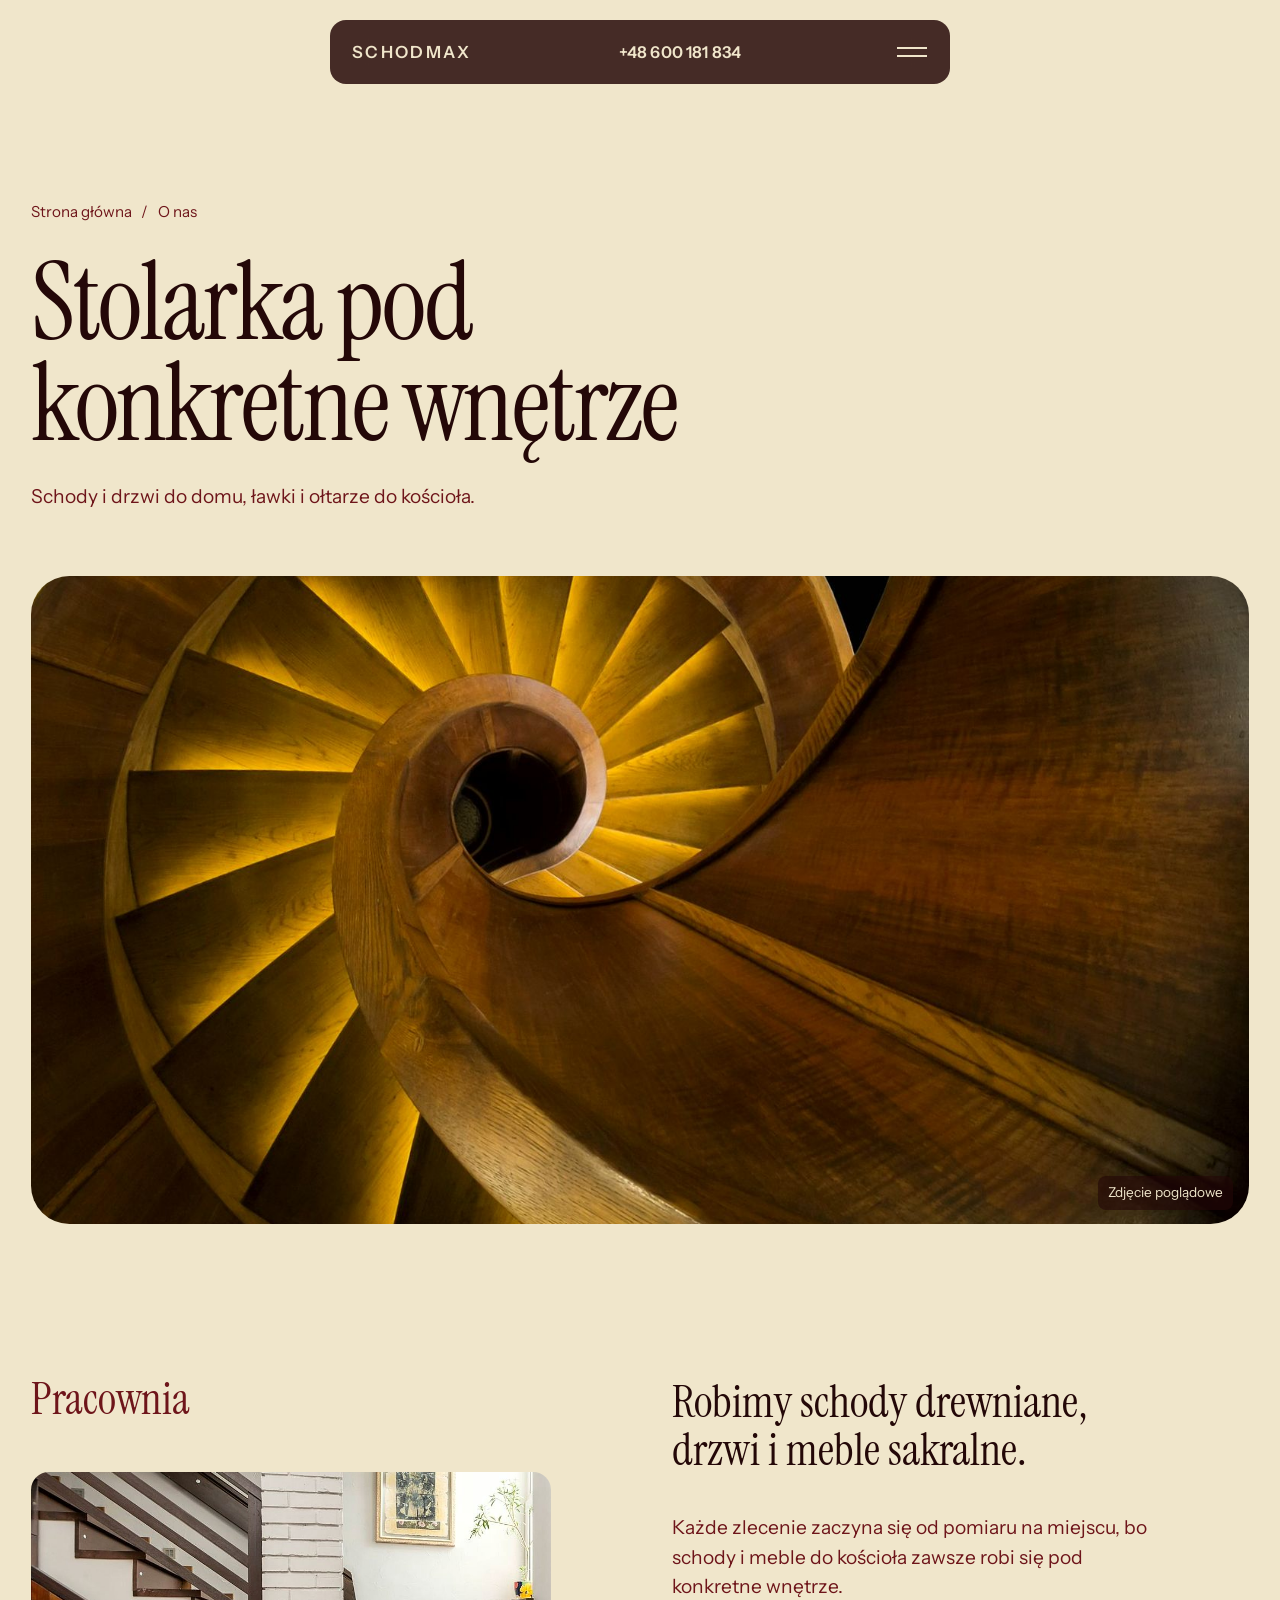
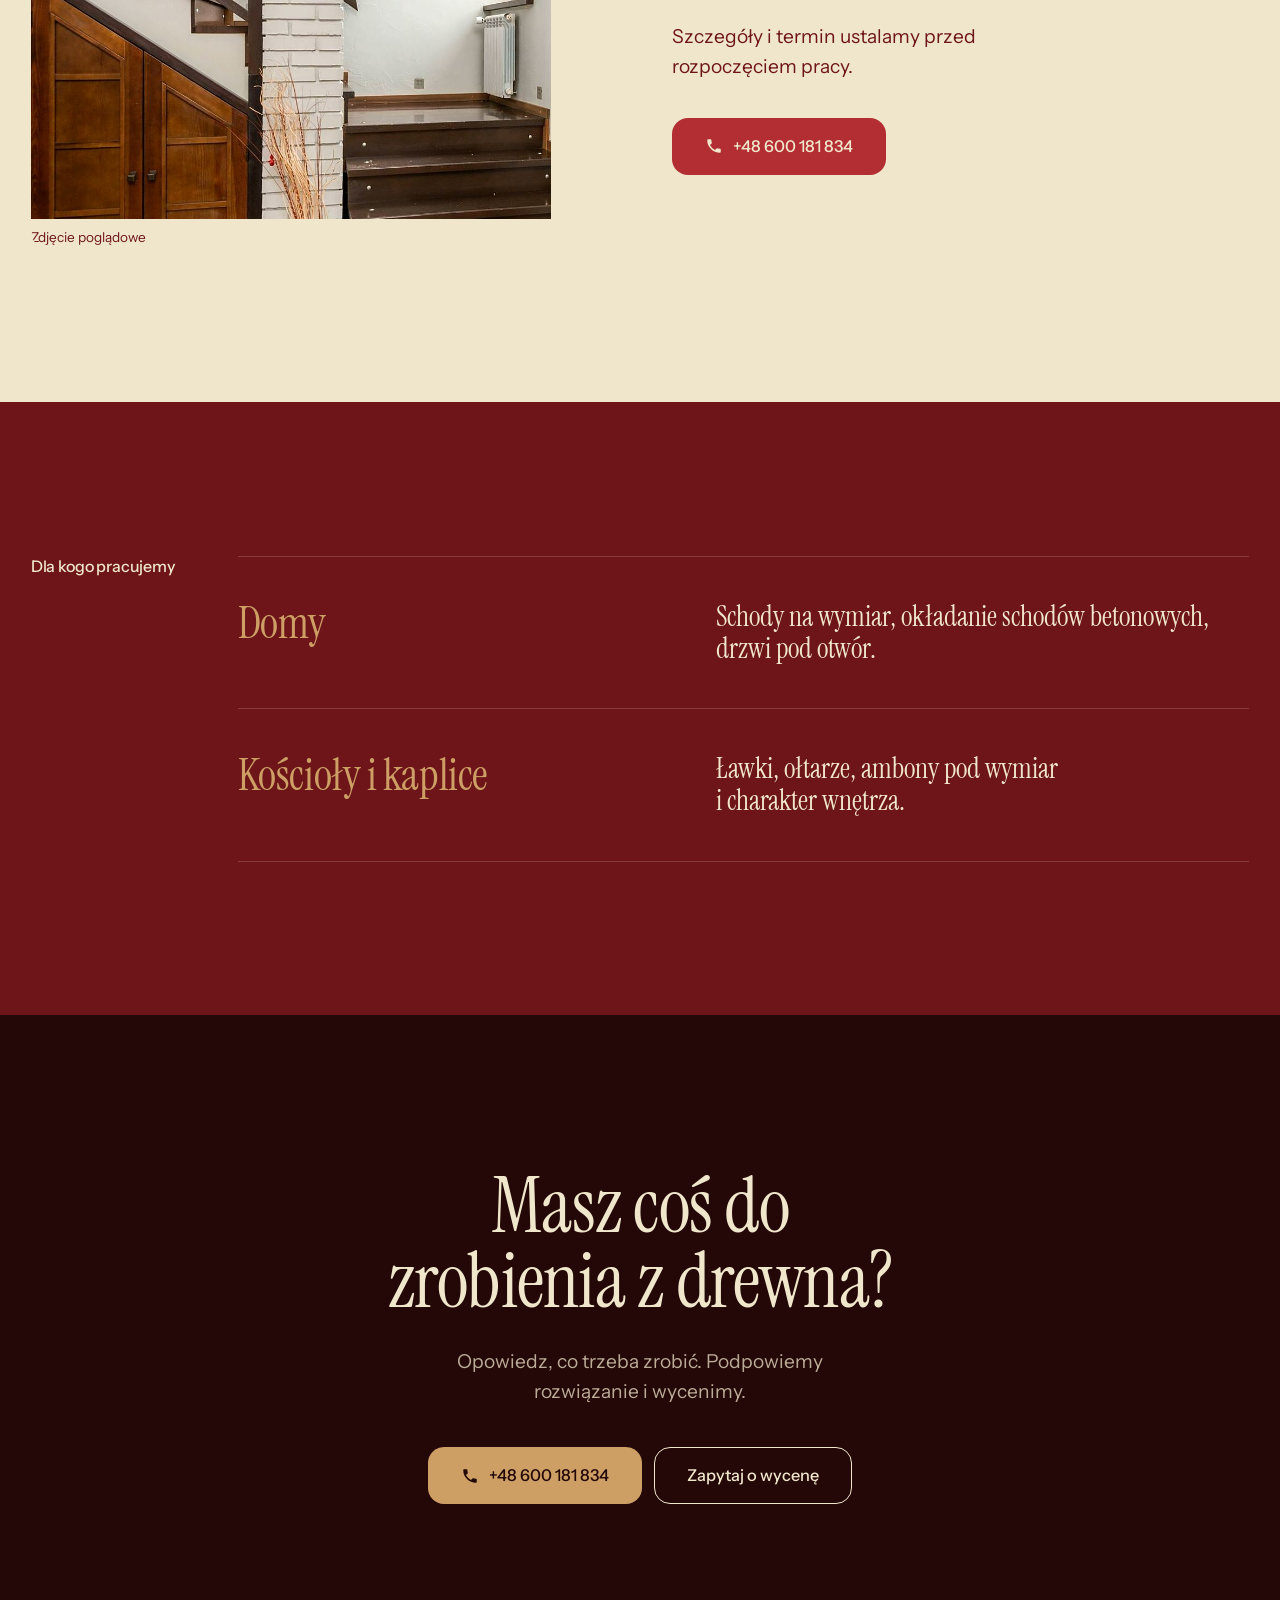
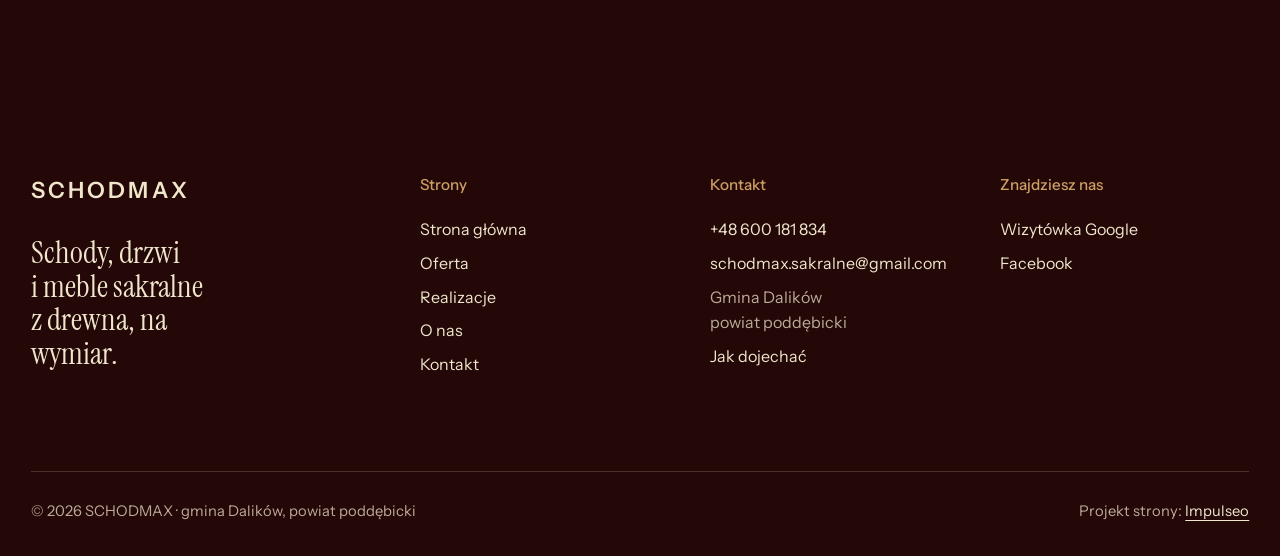
<file: o-nas.html>
<!DOCTYPE html>
<html lang="pl">
<head>
<meta charset="UTF-8">
<meta name="viewport" content="width=device-width, initial-scale=1.0">
<title>O nas · SCHODMAX, stolarka z gminy Dalików</title>
<meta name="description" content="SCHODMAX: schody drewniane, drzwi i meble sakralne na wymiar. Pomiar na miejscu, montaż u klienta. Gmina Dalików, powiat poddębicki.">
<link rel="canonical" href="https://impulseo-pl.github.io/schodmax/o-nas.html">
<meta name="robots" content="noindex, nofollow">
<meta name="theme-color" content="#240808">
<meta property="og:type" content="website">
<meta property="og:locale" content="pl_PL">
<meta property="og:site_name" content="SCHODMAX">
<meta property="og:title" content="O nas · SCHODMAX, stolarka z gminy Dalików">
<meta property="og:description" content="SCHODMAX: schody drewniane, drzwi i meble sakralne na wymiar. Pomiar na miejscu, montaż u klienta. Gmina Dalików, powiat poddębicki.">
<meta property="og:url" content="https://impulseo-pl.github.io/schodmax/o-nas.html">
<meta property="og:image" content="https://impulseo-pl.github.io/schodmax/img/og.jpg">
<meta property="og:image:width" content="1200">
<meta property="og:image:height" content="630">
<meta name="twitter:card" content="summary_large_image">

<script>document.documentElement.classList.add('js')</script>
<link rel="preconnect" href="https://fonts.googleapis.com">
<link rel="preconnect" href="https://fonts.gstatic.com" crossorigin>
<link href="https://fonts.googleapis.com/css2?family=Instrument+Sans:wght@400..600&family=Instrument+Serif&display=swap" rel="stylesheet">
<link rel="stylesheet" href="assets/styles.css?v=20261118b">
<style>@media (max-width:700px){.pill-logo .word{display:inline;font-size:.92rem;letter-spacing:.1em}}</style>
<script src="assets/lenis.min.js?v=1.1.20" defer></script>
<script src="assets/main.js?v=20261118b" defer></script>
</head>
<body>
<a class="skip" href="#tresc">Przejdź do treści</a>
<header class="pill">
  <a class="pill-logo" href="index.html" aria-label="SCHODMAX - strona główna"><span class="word">SCHODMAX</span></a>
  <a class="pill-phone" href="tel:+48600181834">+48 600 181 834</a>
  <button class="burger" type="button" aria-expanded="false" aria-controls="menu" aria-label="Otwórz menu"><i></i><i></i></button>
</header>
<div class="menu" id="menu" aria-hidden="true">
  <div class="menu-grid">
    <nav class="menu-links" aria-label="Menu główne">
      <a href="index.html">Strona główna</a>
      <a href="oferta.html">Oferta</a>
      <a href="realizacje.html">Realizacje</a>
      <a href="o-nas.html" aria-current="page">O nas</a>
      <a href="kontakt.html">Kontakt</a>
    </nav>
    <div class="menu-side">
      <div><b>Telefon</b><a href="tel:+48600181834">+48 600 181 834</a></div>
      <div><b>Obszar</b>gmina Dalików, powiat poddębicki</div>
      <div><b>E-mail</b><a href="mailto:schodmax.sakralne@gmail.com">schodmax.sakralne@gmail.com</a></div>
    </div>
  </div>
</div>
<main id="tresc">
<section class="phead bone">
  <div class="wrap">
    <nav class="crumbs" aria-label="Okruszki"><a href="index.html">Strona główna</a><span aria-hidden="true">/</span><span aria-current="page">O nas</span></nav>
    <h1>Stolarka pod konkretne wnętrze</h1>
    <p class="lead">Schody i&nbsp;drzwi do domu, ławki i&nbsp;ołtarze do kościoła.</p>
  </div>
</section>
<figure class="phead-img up" style="margin-block:0"><img src="img/g2.jpg" width="1600" height="1155" alt="Kręcone schody z&nbsp;drewna (zdjęcie poglądowe)"><figcaption class="poglad">Zdjęcie poglądowe</figcaption></figure>
<section class="sec bone">
  <div class="wrap about">
    <div class="about-left up">
      <p class="label-serif">Pracownia</p><figure class="about-fig"><img src="img/g4.jpg" width="960" height="1068" alt="Schody obłożone drewnem (zdjęcie poglądowe)" loading="lazy"><figcaption class="poglad">Zdjęcie poglądowe</figcaption></figure>
    </div>
    <div class="about-right up">
      <p class="statement">Robimy schody drewniane, drzwi i&nbsp;meble sakralne.</p>
      <p class="lead">Każde zlecenie zaczyna się od pomiaru na miejscu, bo schody i&nbsp;meble do kościoła zawsze robi się pod konkretne wnętrze.</p>
      <p class="lead" style="margin-top:20px">Szczegóły i&nbsp;termin ustalamy przed rozpoczęciem pracy.</p>
      <div class="btn-row"><a class="btn btn-main" href="tel:+48600181834"><svg class="ico" viewBox="0 0 24 24" fill="none" aria-hidden="true"><path d="M6.6 10.8a15.5 15.5 0 0 0 6.6 6.6l2.2-2.2a1 1 0 0 1 1-.24 11.4 11.4 0 0 0 3.6.58 1 1 0 0 1 1 1V20a1 1 0 0 1-1 1A17 17 0 0 1 3 4a1 1 0 0 1 1-1h3.5a1 1 0 0 1 1 1c0 1.25.2 2.45.57 3.57a1 1 0 0 1-.25 1L6.6 10.8Z" fill="currentColor"/></svg>+48 600 181 834</a></div>
    </div>
  </div>
</section>
<section class="sec bordeaux dark">
  <div class="wrap rows">
    <h2 class="label">Dla kogo pracujemy</h2>
    <div class="rows-list"><div><h3>Domy</h3><p>Schody na wymiar, okładanie schodów betonowych, drzwi pod otwór.</p></div><div><h3>Kościoły i&nbsp;kaplice</h3><p>Ławki, ołtarze, ambony pod wymiar i&nbsp;charakter wnętrza.</p></div></div>
  </div>
</section>
<section class="sec cacao dark band">
  <div class="wrap up">
    <h2>Masz coś do zrobienia z&nbsp;drewna?</h2>
    <p class="lead">Opowiedz, co trzeba zrobić. Podpowiemy rozwiązanie i&nbsp;wycenimy.</p>
    <div class="btn-row">
      <a class="btn btn-brass" href="tel:+48600181834"><svg class="ico" viewBox="0 0 24 24" fill="none" aria-hidden="true"><path d="M6.6 10.8a15.5 15.5 0 0 0 6.6 6.6l2.2-2.2a1 1 0 0 1 1-.24 11.4 11.4 0 0 0 3.6.58 1 1 0 0 1 1 1V20a1 1 0 0 1-1 1A17 17 0 0 1 3 4a1 1 0 0 1 1-1h3.5a1 1 0 0 1 1 1c0 1.25.2 2.45.57 3.57a1 1 0 0 1-.25 1L6.6 10.8Z" fill="currentColor"/></svg>+48 600 181 834</a>
      <a class="btn btn-line" href="kontakt.html#formularz">Zapytaj o&nbsp;wycenę</a>
    </div>
  </div>
</section>
</main>
<footer class="foot dark">
  <div class="wrap">
    <div class="foot-top">
      <div>
        <a class="foot-logo" href="index.html" aria-label="SCHODMAX - strona główna"><span class="word">SCHODMAX</span></a>
        <p class="foot-claim">Schody, drzwi i&nbsp;meble sakralne z&nbsp;drewna, na wymiar.</p>
      </div>
      <div><h4>Strony</h4><ul><li><a href="index.html">Strona główna</a></li><li><a href="oferta.html">Oferta</a></li><li><a href="realizacje.html">Realizacje</a></li><li><a href="o-nas.html">O nas</a></li><li><a href="kontakt.html">Kontakt</a></li></ul></div>
      <div><h4>Kontakt</h4><ul>
        <li><a href="tel:+48600181834">+48 600 181 834</a></li><li><a href="mailto:schodmax.sakralne@gmail.com">schodmax.sakralne@gmail.com</a></li><li>Gmina Dalików<br>powiat poddębicki</li><li><a href="https://www.google.com/maps/place/SCHODMAX+Schody,+Drzwi,+Meble+Sakralne/@51.953761,19.1343692,15z" target="_blank" rel="noopener">Jak dojechać</a></li>
      </ul></div>
      <div><h4>Znajdziesz nas</h4><ul>
        <li><a href="https://www.google.com/maps/place/SCHODMAX+Schody,+Drzwi,+Meble+Sakralne/@51.953761,19.1343692,15z" target="_blank" rel="noopener">Wizytówka Google</a></li><li><a href="https://www.facebook.com/schodmax/" target="_blank" rel="noopener">Facebook</a></li>
      </ul></div>
    </div>
    <div class="foot-bottom">
      <span>© 2026 SCHODMAX · gmina Dalików, powiat poddębicki</span>
      <span>Projekt strony: <a href="https://impulseo.pl" target="_blank" rel="noopener">Impulseo</a></span>
    </div>
  </div>
</footer>
<div class="callbar">
  <a class="btn btn-main" href="tel:+48600181834"><svg class="ico" viewBox="0 0 24 24" fill="none" aria-hidden="true"><path d="M6.6 10.8a15.5 15.5 0 0 0 6.6 6.6l2.2-2.2a1 1 0 0 1 1-.24 11.4 11.4 0 0 0 3.6.58 1 1 0 0 1 1 1V20a1 1 0 0 1-1 1A17 17 0 0 1 3 4a1 1 0 0 1 1-1h3.5a1 1 0 0 1 1 1c0 1.25.2 2.45.57 3.57a1 1 0 0 1-.25 1L6.6 10.8Z" fill="currentColor"/></svg>Zadzwoń</a>
  <a class="btn btn-line" href="kontakt.html">Kontakt i&nbsp;dojazd</a>
</div>
</body>
</html>
</file>
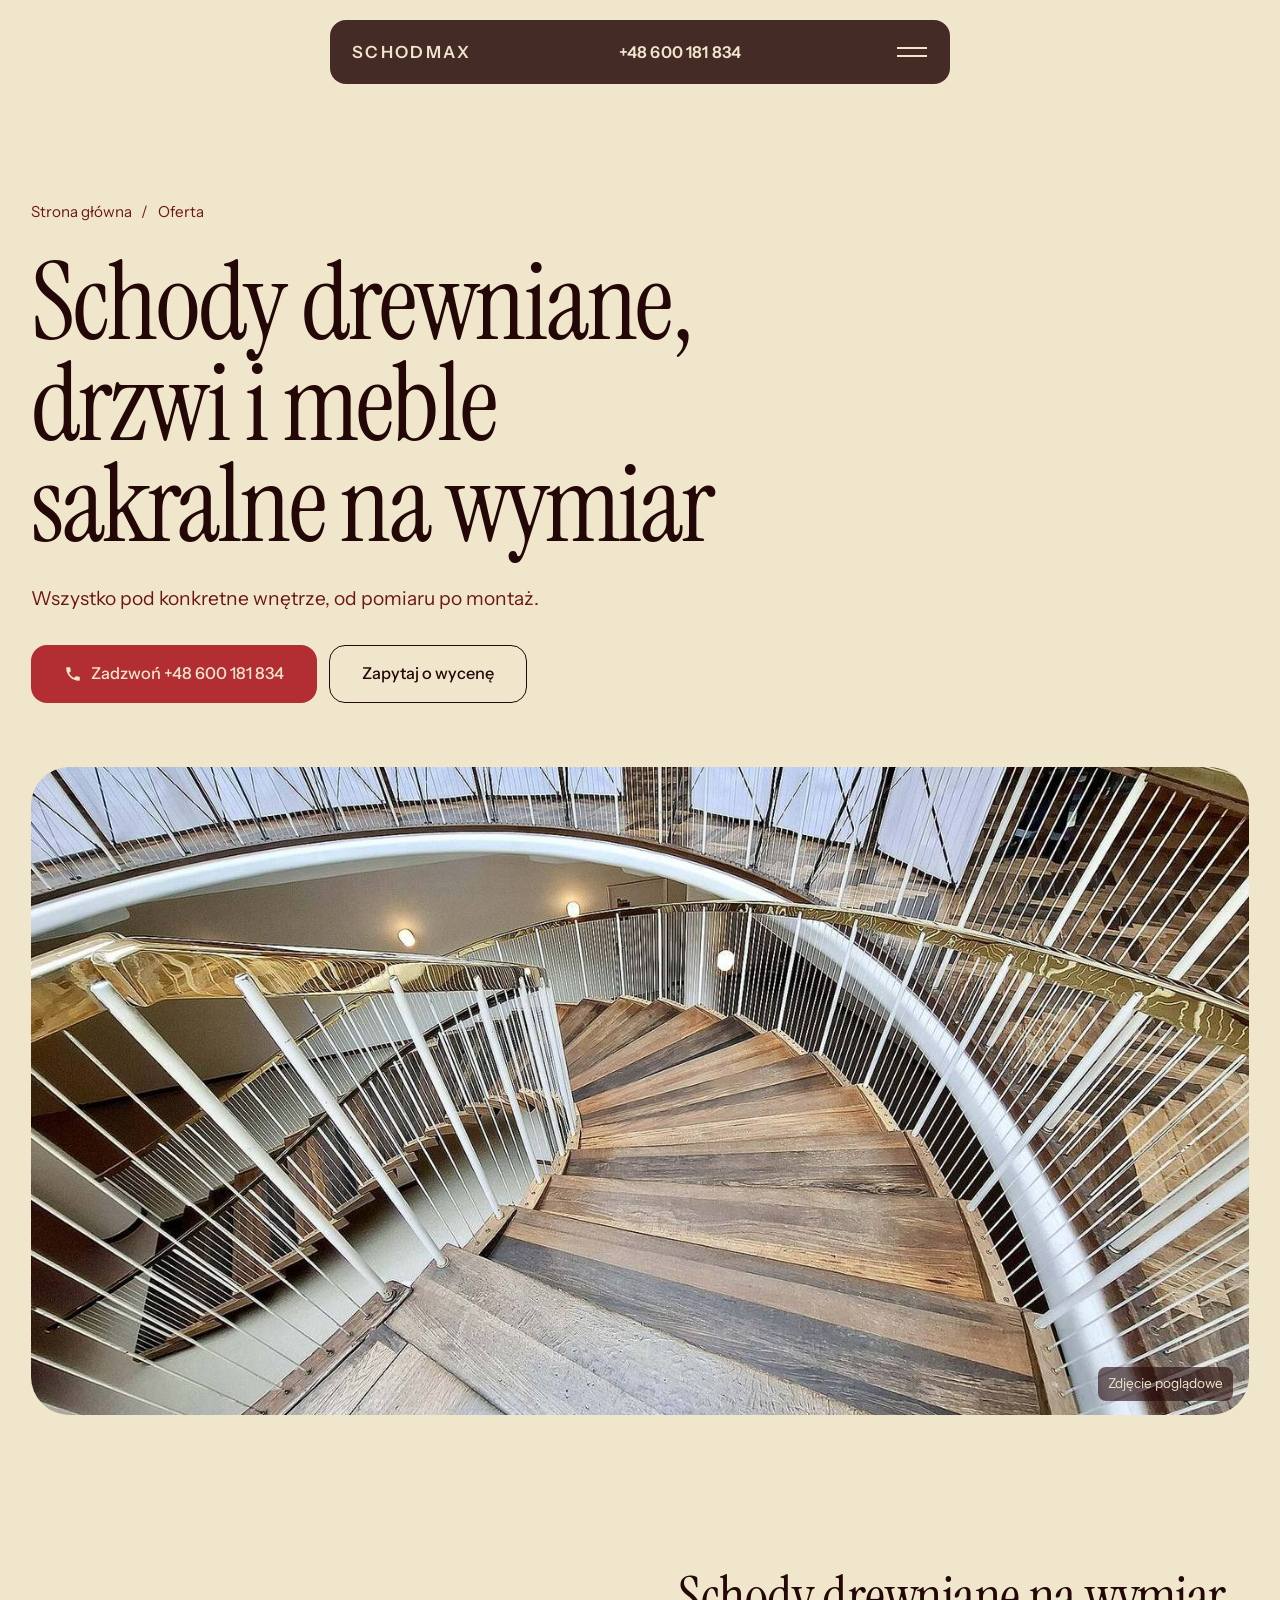
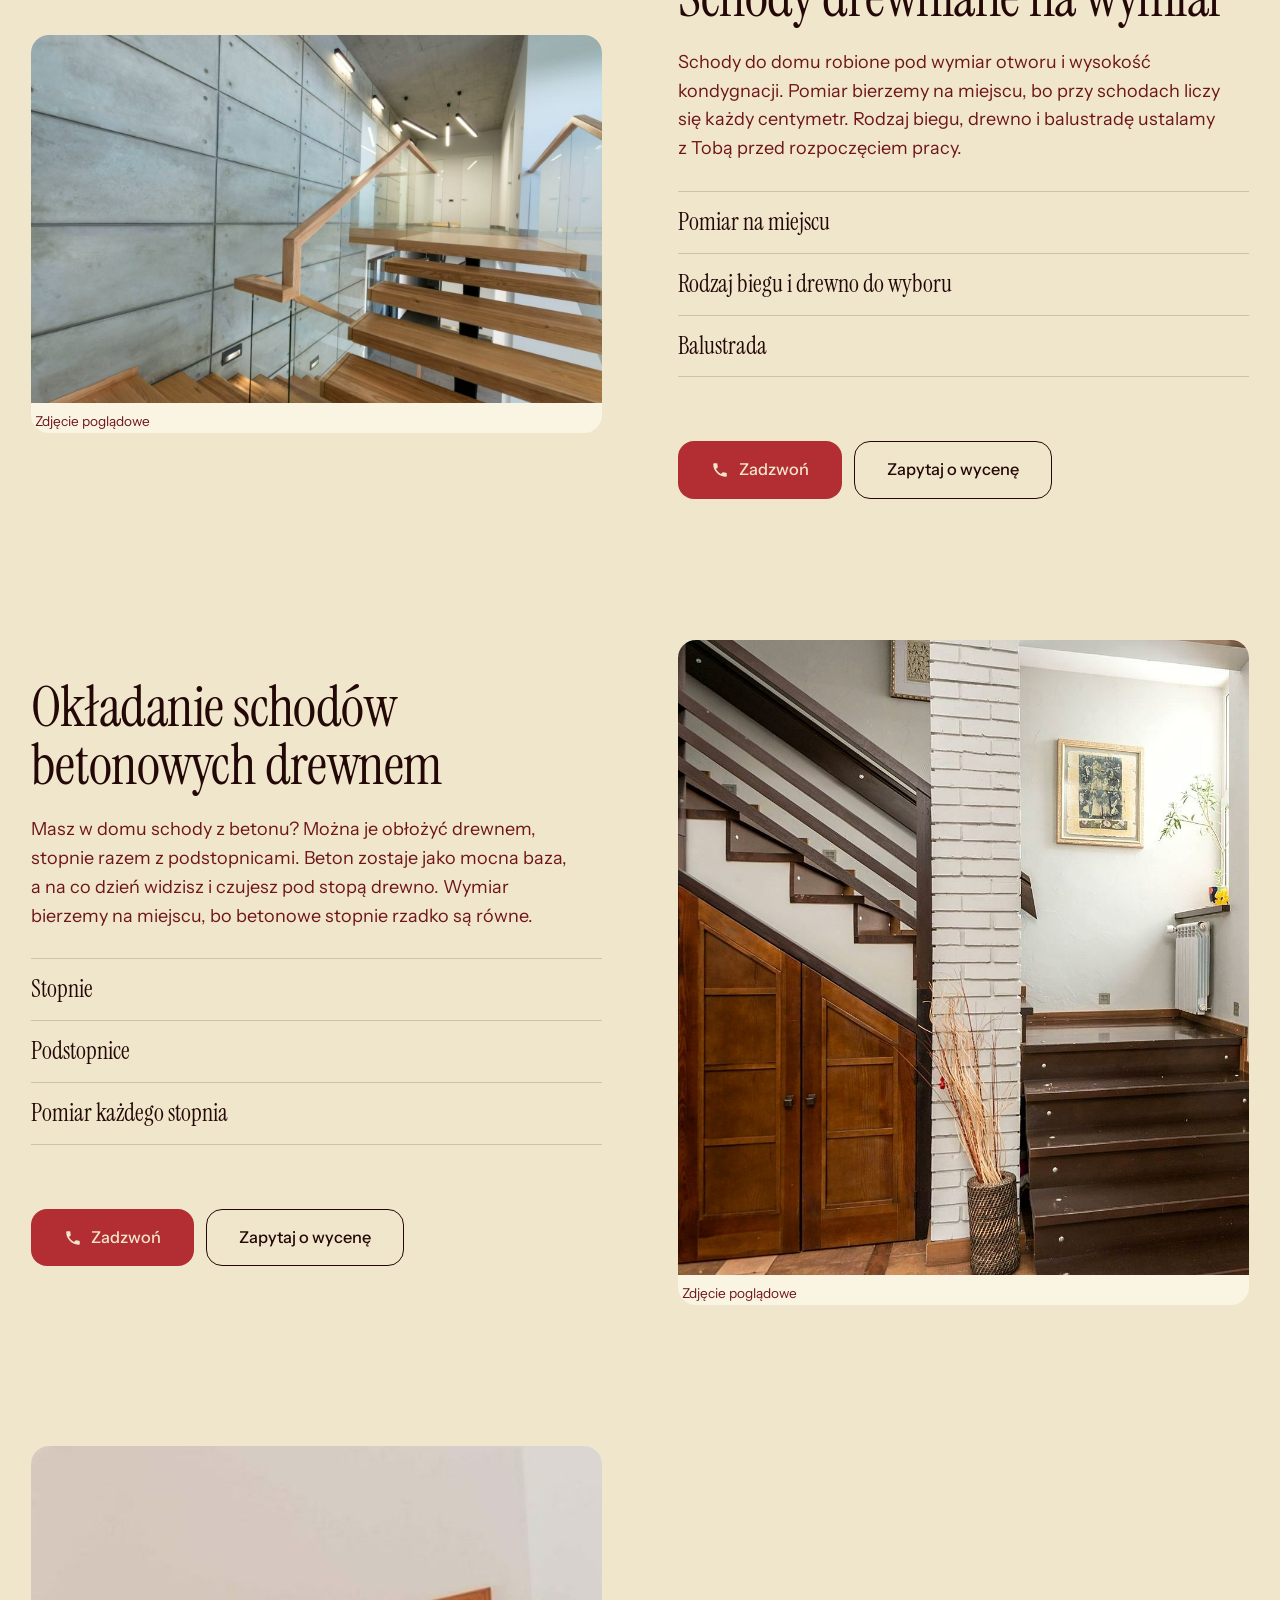
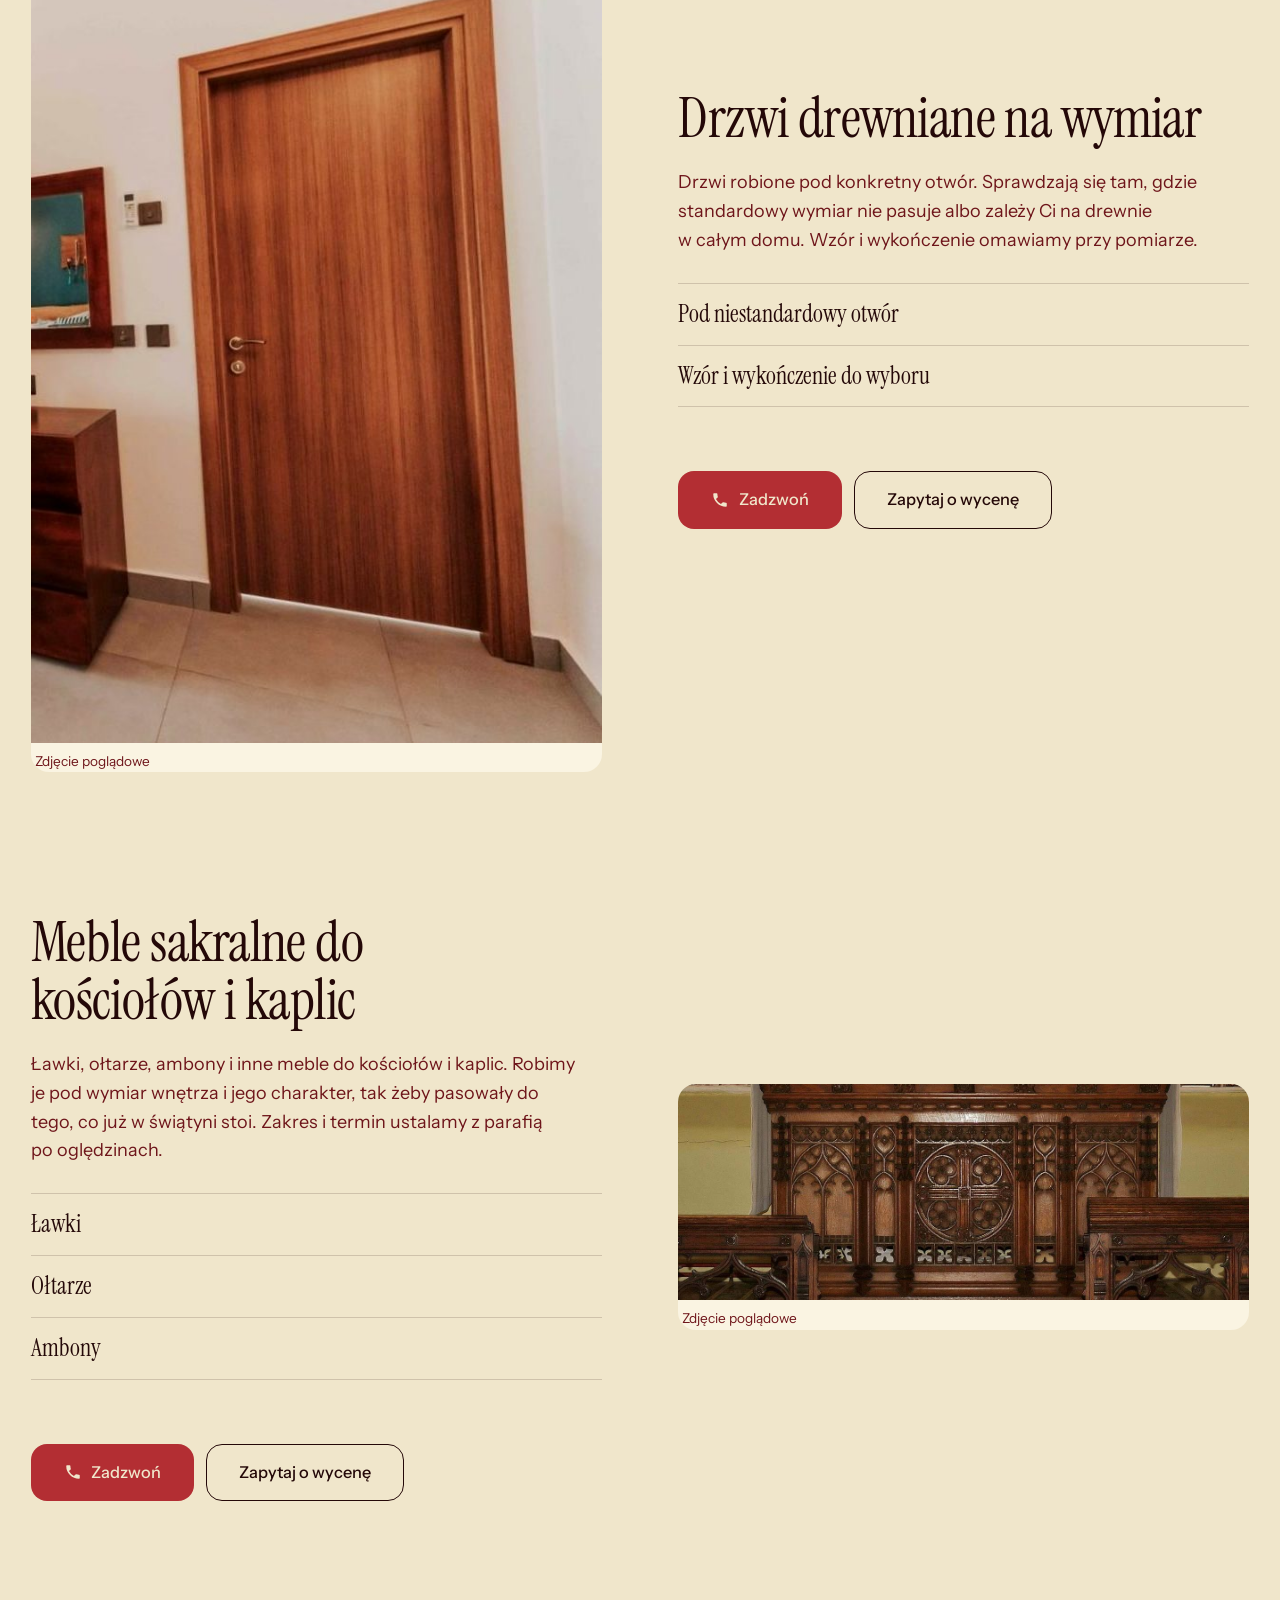
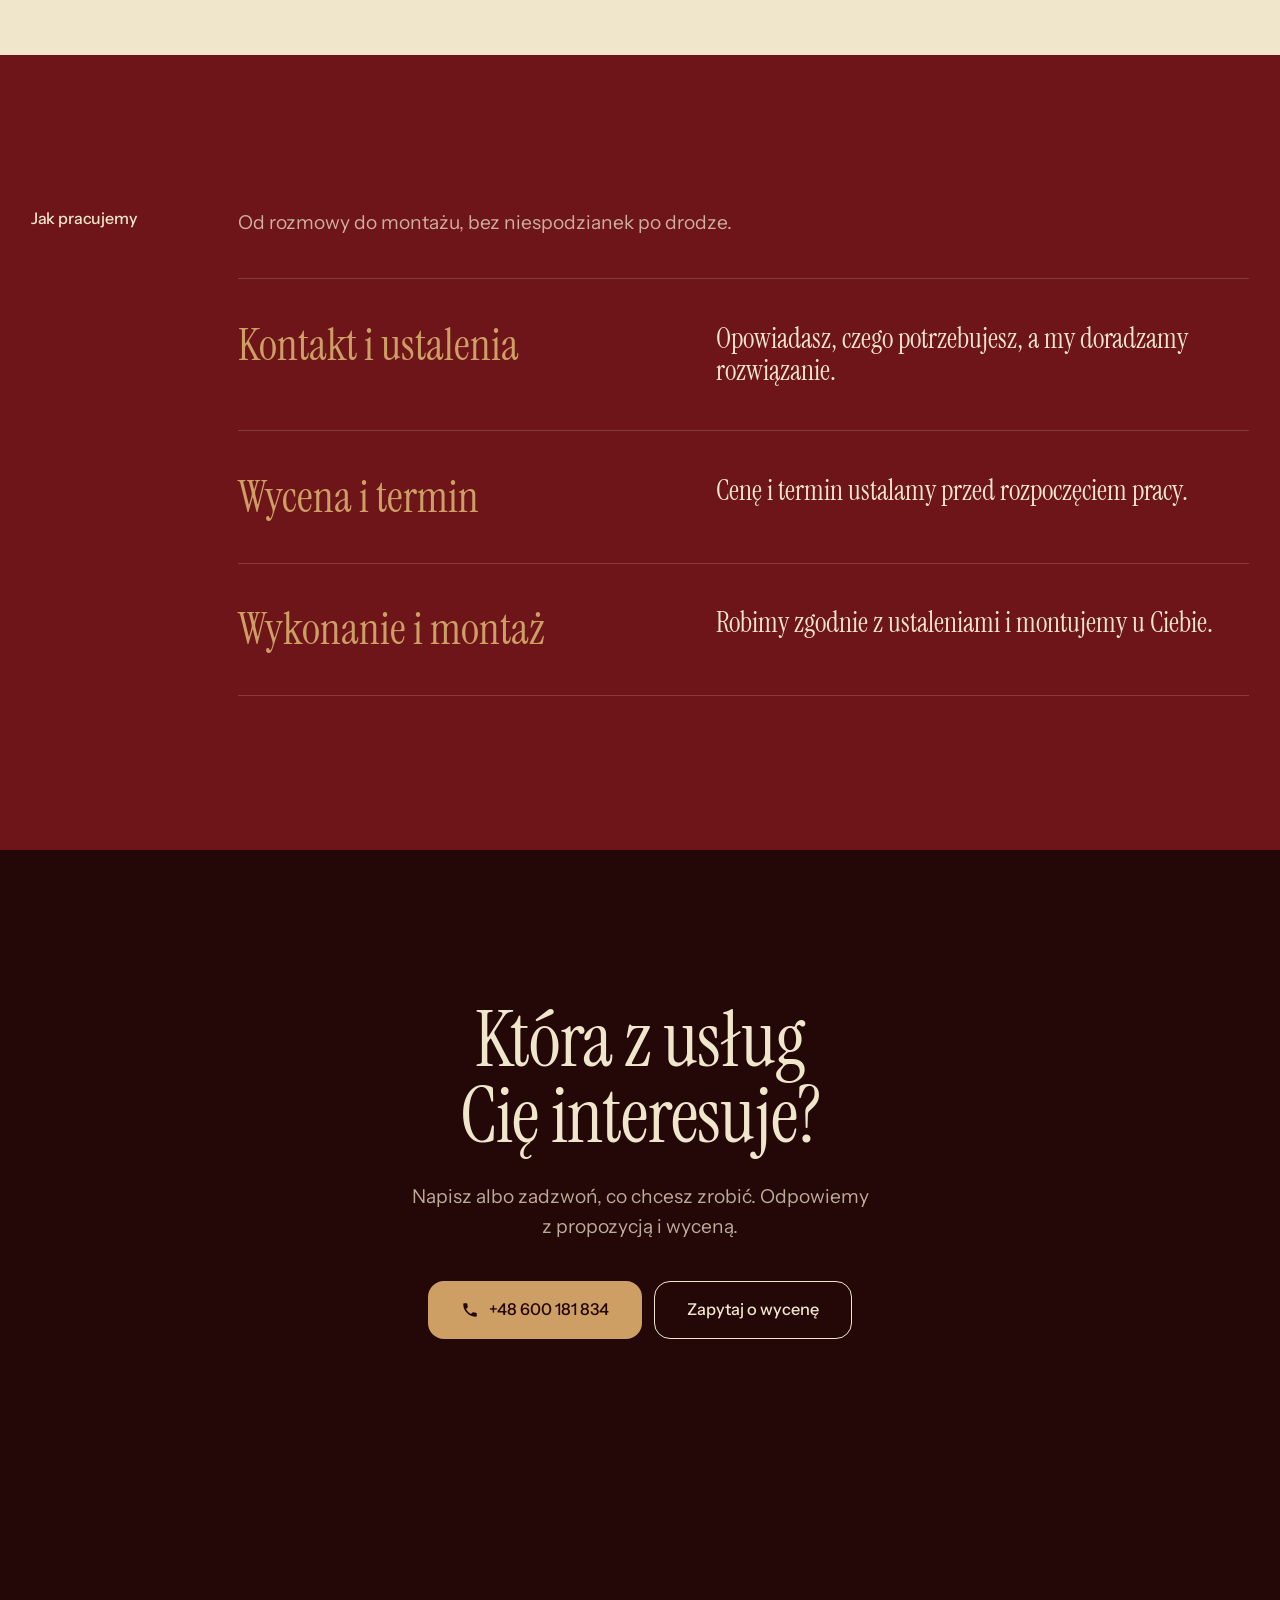
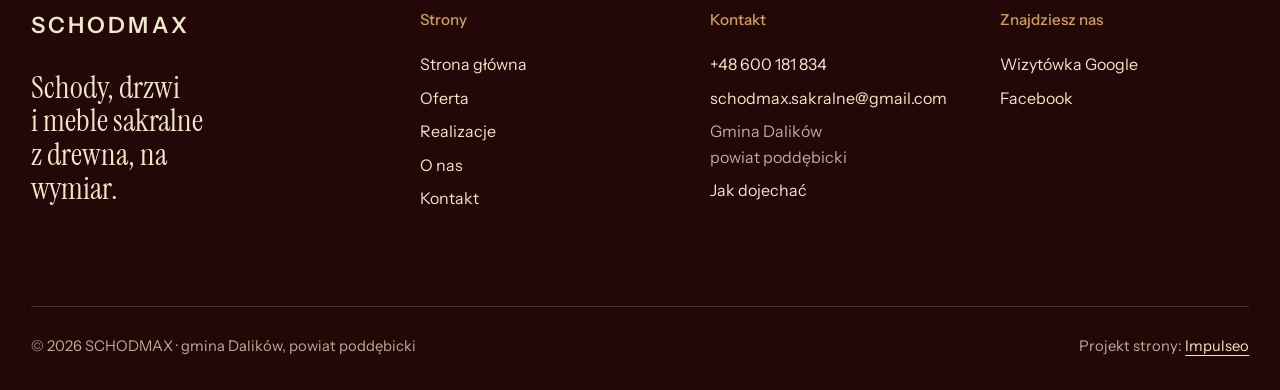
<file: oferta.html>
<!DOCTYPE html>
<html lang="pl">
<head>
<meta charset="UTF-8">
<meta name="viewport" content="width=device-width, initial-scale=1.0">
<title>Oferta · schody drewniane, drzwi, meble sakralne · SCHODMAX</title>
<meta name="description" content="Schody drewniane na wymiar, okładanie schodów betonowych drewnem, drzwi drewniane i meble sakralne. Pomiar na miejscu, montaż u klienta. Tel. 600 181 834.">
<link rel="canonical" href="https://impulseo-pl.github.io/schodmax/oferta.html">
<meta name="robots" content="noindex, nofollow">
<meta name="theme-color" content="#240808">
<meta property="og:type" content="website">
<meta property="og:locale" content="pl_PL">
<meta property="og:site_name" content="SCHODMAX">
<meta property="og:title" content="Oferta · schody drewniane, drzwi, meble sakralne · SCHODMAX">
<meta property="og:description" content="Schody drewniane na wymiar, okładanie schodów betonowych drewnem, drzwi drewniane i meble sakralne. Pomiar na miejscu, montaż u klienta. Tel. 600 181 834.">
<meta property="og:url" content="https://impulseo-pl.github.io/schodmax/oferta.html">
<meta property="og:image" content="https://impulseo-pl.github.io/schodmax/img/og.jpg">
<meta property="og:image:width" content="1200">
<meta property="og:image:height" content="630">
<meta name="twitter:card" content="summary_large_image">

<script>document.documentElement.classList.add('js')</script>
<link rel="preconnect" href="https://fonts.googleapis.com">
<link rel="preconnect" href="https://fonts.gstatic.com" crossorigin>
<link href="https://fonts.googleapis.com/css2?family=Instrument+Sans:wght@400..600&family=Instrument+Serif&display=swap" rel="stylesheet">
<link rel="stylesheet" href="assets/styles.css?v=20261118b">
<style>@media (max-width:700px){.pill-logo .word{display:inline;font-size:.92rem;letter-spacing:.1em}}</style>
<script src="assets/lenis.min.js?v=1.1.20" defer></script>
<script src="assets/main.js?v=20261118b" defer></script>
</head>
<body>
<a class="skip" href="#tresc">Przejdź do treści</a>
<header class="pill">
  <a class="pill-logo" href="index.html" aria-label="SCHODMAX - strona główna"><span class="word">SCHODMAX</span></a>
  <a class="pill-phone" href="tel:+48600181834">+48 600 181 834</a>
  <button class="burger" type="button" aria-expanded="false" aria-controls="menu" aria-label="Otwórz menu"><i></i><i></i></button>
</header>
<div class="menu" id="menu" aria-hidden="true">
  <div class="menu-grid">
    <nav class="menu-links" aria-label="Menu główne">
      <a href="index.html">Strona główna</a>
      <a href="oferta.html" aria-current="page">Oferta</a>
      <a href="realizacje.html">Realizacje</a>
      <a href="o-nas.html">O nas</a>
      <a href="kontakt.html">Kontakt</a>
    </nav>
    <div class="menu-side">
      <div><b>Telefon</b><a href="tel:+48600181834">+48 600 181 834</a></div>
      <div><b>Obszar</b>gmina Dalików, powiat poddębicki</div>
      <div><b>E-mail</b><a href="mailto:schodmax.sakralne@gmail.com">schodmax.sakralne@gmail.com</a></div>
    </div>
  </div>
</div>
<main id="tresc">
<section class="phead bone">
  <div class="wrap">
    <nav class="crumbs" aria-label="Okruszki"><a href="index.html">Strona główna</a><span aria-hidden="true">/</span><span aria-current="page">Oferta</span></nav>
    <h1>Schody drewniane, drzwi i&nbsp;meble sakralne na wymiar</h1>
    <p class="lead">Wszystko pod konkretne wnętrze, od pomiaru po montaż.</p>
    <div class="btn-row" style="margin-top:32px"><a class="btn btn-main" href="tel:+48600181834"><svg class="ico" viewBox="0 0 24 24" fill="none" aria-hidden="true"><path d="M6.6 10.8a15.5 15.5 0 0 0 6.6 6.6l2.2-2.2a1 1 0 0 1 1-.24 11.4 11.4 0 0 0 3.6.58 1 1 0 0 1 1 1V20a1 1 0 0 1-1 1A17 17 0 0 1 3 4a1 1 0 0 1 1-1h3.5a1 1 0 0 1 1 1c0 1.25.2 2.45.57 3.57a1 1 0 0 1-.25 1L6.6 10.8Z" fill="currentColor"/></svg>Zadzwoń +48 600 181 834</a><a class="btn btn-line" href="kontakt.html#formularz">Zapytaj o&nbsp;wycenę</a></div>
  </div>
</section>
<figure class="phead-img up" style="margin-block:0"><img src="img/g7.jpg" width="1400" height="788" alt="Drewniane schody z&nbsp;metalową balustradą (zdjęcie poglądowe)"><figcaption class="poglad">Zdjęcie poglądowe</figcaption></figure>
<section class="sec bone">
  <div class="wrap offer">
    <article class="off up" id="schody">
      <figure class="off-fig"><img src="img/g1.jpg" width="1534" height="990" alt="Schody ażurowe przy betonowej ścianie (zdjęcie poglądowe)" loading="lazy"><figcaption class="poglad" style="padding:8px 4px 0">Zdjęcie poglądowe</figcaption></figure>
      <div>
        <h2>Schody drewniane na wymiar</h2>
        <p>Schody do domu robione pod wymiar otworu i&nbsp;wysokość kondygnacji. Pomiar bierzemy na miejscu, bo przy schodach liczy się każdy centymetr. Rodzaj biegu, drewno i&nbsp;balustradę ustalamy z&nbsp;Tobą przed rozpoczęciem pracy.</p>
        <ul><li>Pomiar na miejscu</li><li>Rodzaj biegu i&nbsp;drewno do wyboru</li><li>Balustrada</li></ul>
        <div class="btn-row" style="margin-top:32px"><a class="btn btn-main" href="tel:+48600181834"><svg class="ico" viewBox="0 0 24 24" fill="none" aria-hidden="true"><path d="M6.6 10.8a15.5 15.5 0 0 0 6.6 6.6l2.2-2.2a1 1 0 0 1 1-.24 11.4 11.4 0 0 0 3.6.58 1 1 0 0 1 1 1V20a1 1 0 0 1-1 1A17 17 0 0 1 3 4a1 1 0 0 1 1-1h3.5a1 1 0 0 1 1 1c0 1.25.2 2.45.57 3.57a1 1 0 0 1-.25 1L6.6 10.8Z" fill="currentColor"/></svg>Zadzwoń</a><a class="btn btn-line" href="kontakt.html#formularz">Zapytaj o&nbsp;wycenę</a></div>
      </div>
    </article>
    <article class="off up" id="okladanie">
      <figure class="off-fig"><img src="img/g4.jpg" width="960" height="1068" alt="Schody obłożone drewnem (zdjęcie poglądowe)" loading="lazy"><figcaption class="poglad" style="padding:8px 4px 0">Zdjęcie poglądowe</figcaption></figure>
      <div>
        <h2>Okładanie schodów betonowych drewnem</h2>
        <p>Masz w&nbsp;domu schody z&nbsp;betonu? Można je obłożyć drewnem, stopnie razem z&nbsp;podstopnicami. Beton zostaje jako mocna baza, a&nbsp;na co dzień widzisz i&nbsp;czujesz pod stopą drewno. Wymiar bierzemy na miejscu, bo betonowe stopnie rzadko są równe.</p>
        <ul><li>Stopnie</li><li>Podstopnice</li><li>Pomiar każdego stopnia</li></ul>
        <div class="btn-row" style="margin-top:32px"><a class="btn btn-main" href="tel:+48600181834"><svg class="ico" viewBox="0 0 24 24" fill="none" aria-hidden="true"><path d="M6.6 10.8a15.5 15.5 0 0 0 6.6 6.6l2.2-2.2a1 1 0 0 1 1-.24 11.4 11.4 0 0 0 3.6.58 1 1 0 0 1 1 1V20a1 1 0 0 1-1 1A17 17 0 0 1 3 4a1 1 0 0 1 1-1h3.5a1 1 0 0 1 1 1c0 1.25.2 2.45.57 3.57a1 1 0 0 1-.25 1L6.6 10.8Z" fill="currentColor"/></svg>Zadzwoń</a><a class="btn btn-line" href="kontakt.html#formularz">Zapytaj o&nbsp;wycenę</a></div>
      </div>
    </article>
    <article class="off up" id="drzwi">
      <figure class="off-fig"><img src="img/g8.jpg" width="602" height="946" alt="Drewniane drzwi w&nbsp;domu (zdjęcie poglądowe)" loading="lazy"><figcaption class="poglad" style="padding:8px 4px 0">Zdjęcie poglądowe</figcaption></figure>
      <div>
        <h2>Drzwi drewniane na wymiar</h2>
        <p>Drzwi robione pod konkretny otwór. Sprawdzają się tam, gdzie standardowy wymiar nie pasuje albo zależy Ci na drewnie w&nbsp;całym domu. Wzór i&nbsp;wykończenie omawiamy przy pomiarze.</p>
        <ul><li>Pod niestandardowy otwór</li><li>Wzór i&nbsp;wykończenie do wyboru</li></ul>
        <div class="btn-row" style="margin-top:32px"><a class="btn btn-main" href="tel:+48600181834"><svg class="ico" viewBox="0 0 24 24" fill="none" aria-hidden="true"><path d="M6.6 10.8a15.5 15.5 0 0 0 6.6 6.6l2.2-2.2a1 1 0 0 1 1-.24 11.4 11.4 0 0 0 3.6.58 1 1 0 0 1 1 1V20a1 1 0 0 1-1 1A17 17 0 0 1 3 4a1 1 0 0 1 1-1h3.5a1 1 0 0 1 1 1c0 1.25.2 2.45.57 3.57a1 1 0 0 1-.25 1L6.6 10.8Z" fill="currentColor"/></svg>Zadzwoń</a><a class="btn btn-line" href="kontakt.html#formularz">Zapytaj o&nbsp;wycenę</a></div>
      </div>
    </article>
    <article class="off up" id="sakralne">
      <figure class="off-fig"><img src="img/g5.jpg" width="1280" height="485" alt="Rzeźbiony drewniany ołtarz (zdjęcie poglądowe)" loading="lazy"><figcaption class="poglad" style="padding:8px 4px 0">Zdjęcie poglądowe</figcaption></figure>
      <div>
        <h2>Meble sakralne do kościołów i kaplic</h2>
        <p>Ławki, ołtarze, ambony i&nbsp;inne meble do kościołów i&nbsp;kaplic. Robimy je pod wymiar wnętrza i&nbsp;jego charakter, tak żeby pasowały do tego, co już w&nbsp;świątyni stoi. Zakres i&nbsp;termin ustalamy z&nbsp;parafią po oględzinach.</p>
        <ul><li>Ławki</li><li>Ołtarze</li><li>Ambony</li></ul>
        <div class="btn-row" style="margin-top:32px"><a class="btn btn-main" href="tel:+48600181834"><svg class="ico" viewBox="0 0 24 24" fill="none" aria-hidden="true"><path d="M6.6 10.8a15.5 15.5 0 0 0 6.6 6.6l2.2-2.2a1 1 0 0 1 1-.24 11.4 11.4 0 0 0 3.6.58 1 1 0 0 1 1 1V20a1 1 0 0 1-1 1A17 17 0 0 1 3 4a1 1 0 0 1 1-1h3.5a1 1 0 0 1 1 1c0 1.25.2 2.45.57 3.57a1 1 0 0 1-.25 1L6.6 10.8Z" fill="currentColor"/></svg>Zadzwoń</a><a class="btn btn-line" href="kontakt.html#formularz">Zapytaj o&nbsp;wycenę</a></div>
      </div>
    </article>
  </div>
</section>
<section class="sec bordeaux dark" id="jak-pracujemy">
  <div class="wrap rows">
    <h2 class="label">Jak pracujemy</h2>
    <div><p class="lead" style="margin-bottom:40px">Od rozmowy do montażu, bez niespodzianek po drodze.</p><dl class="rows-list" style="margin:0"><div><dt>Kontakt i&nbsp;ustalenia</dt><dd>Opowiadasz, czego potrzebujesz, a&nbsp;my doradzamy rozwiązanie.</dd></div><div><dt>Wycena i&nbsp;termin</dt><dd>Cenę i&nbsp;termin ustalamy przed rozpoczęciem pracy.</dd></div><div><dt>Wykonanie i&nbsp;montaż</dt><dd>Robimy zgodnie z&nbsp;ustaleniami i&nbsp;montujemy u&nbsp;Ciebie.</dd></div></dl></div>
  </div>
</section>
<section class="sec cacao dark band">
  <div class="wrap up">
    <h2>Która z&nbsp;usług Cię interesuje?</h2>
    <p class="lead">Napisz albo zadzwoń, co chcesz zrobić. Odpowiemy z&nbsp;propozycją i&nbsp;wyceną.</p>
    <div class="btn-row">
      <a class="btn btn-brass" href="tel:+48600181834"><svg class="ico" viewBox="0 0 24 24" fill="none" aria-hidden="true"><path d="M6.6 10.8a15.5 15.5 0 0 0 6.6 6.6l2.2-2.2a1 1 0 0 1 1-.24 11.4 11.4 0 0 0 3.6.58 1 1 0 0 1 1 1V20a1 1 0 0 1-1 1A17 17 0 0 1 3 4a1 1 0 0 1 1-1h3.5a1 1 0 0 1 1 1c0 1.25.2 2.45.57 3.57a1 1 0 0 1-.25 1L6.6 10.8Z" fill="currentColor"/></svg>+48 600 181 834</a>
      <a class="btn btn-line" href="kontakt.html#formularz">Zapytaj o&nbsp;wycenę</a>
    </div>
  </div>
</section>
</main>
<footer class="foot dark">
  <div class="wrap">
    <div class="foot-top">
      <div>
        <a class="foot-logo" href="index.html" aria-label="SCHODMAX - strona główna"><span class="word">SCHODMAX</span></a>
        <p class="foot-claim">Schody, drzwi i&nbsp;meble sakralne z&nbsp;drewna, na wymiar.</p>
      </div>
      <div><h4>Strony</h4><ul><li><a href="index.html">Strona główna</a></li><li><a href="oferta.html">Oferta</a></li><li><a href="realizacje.html">Realizacje</a></li><li><a href="o-nas.html">O nas</a></li><li><a href="kontakt.html">Kontakt</a></li></ul></div>
      <div><h4>Kontakt</h4><ul>
        <li><a href="tel:+48600181834">+48 600 181 834</a></li><li><a href="mailto:schodmax.sakralne@gmail.com">schodmax.sakralne@gmail.com</a></li><li>Gmina Dalików<br>powiat poddębicki</li><li><a href="https://www.google.com/maps/place/SCHODMAX+Schody,+Drzwi,+Meble+Sakralne/@51.953761,19.1343692,15z" target="_blank" rel="noopener">Jak dojechać</a></li>
      </ul></div>
      <div><h4>Znajdziesz nas</h4><ul>
        <li><a href="https://www.google.com/maps/place/SCHODMAX+Schody,+Drzwi,+Meble+Sakralne/@51.953761,19.1343692,15z" target="_blank" rel="noopener">Wizytówka Google</a></li><li><a href="https://www.facebook.com/schodmax/" target="_blank" rel="noopener">Facebook</a></li>
      </ul></div>
    </div>
    <div class="foot-bottom">
      <span>© 2026 SCHODMAX · gmina Dalików, powiat poddębicki</span>
      <span>Projekt strony: <a href="https://impulseo.pl" target="_blank" rel="noopener">Impulseo</a></span>
    </div>
  </div>
</footer>
<div class="callbar">
  <a class="btn btn-main" href="tel:+48600181834"><svg class="ico" viewBox="0 0 24 24" fill="none" aria-hidden="true"><path d="M6.6 10.8a15.5 15.5 0 0 0 6.6 6.6l2.2-2.2a1 1 0 0 1 1-.24 11.4 11.4 0 0 0 3.6.58 1 1 0 0 1 1 1V20a1 1 0 0 1-1 1A17 17 0 0 1 3 4a1 1 0 0 1 1-1h3.5a1 1 0 0 1 1 1c0 1.25.2 2.45.57 3.57a1 1 0 0 1-.25 1L6.6 10.8Z" fill="currentColor"/></svg>Zadzwoń</a>
  <a class="btn btn-line" href="kontakt.html">Kontakt i&nbsp;dojazd</a>
</div>
</body>
</html>
</file>
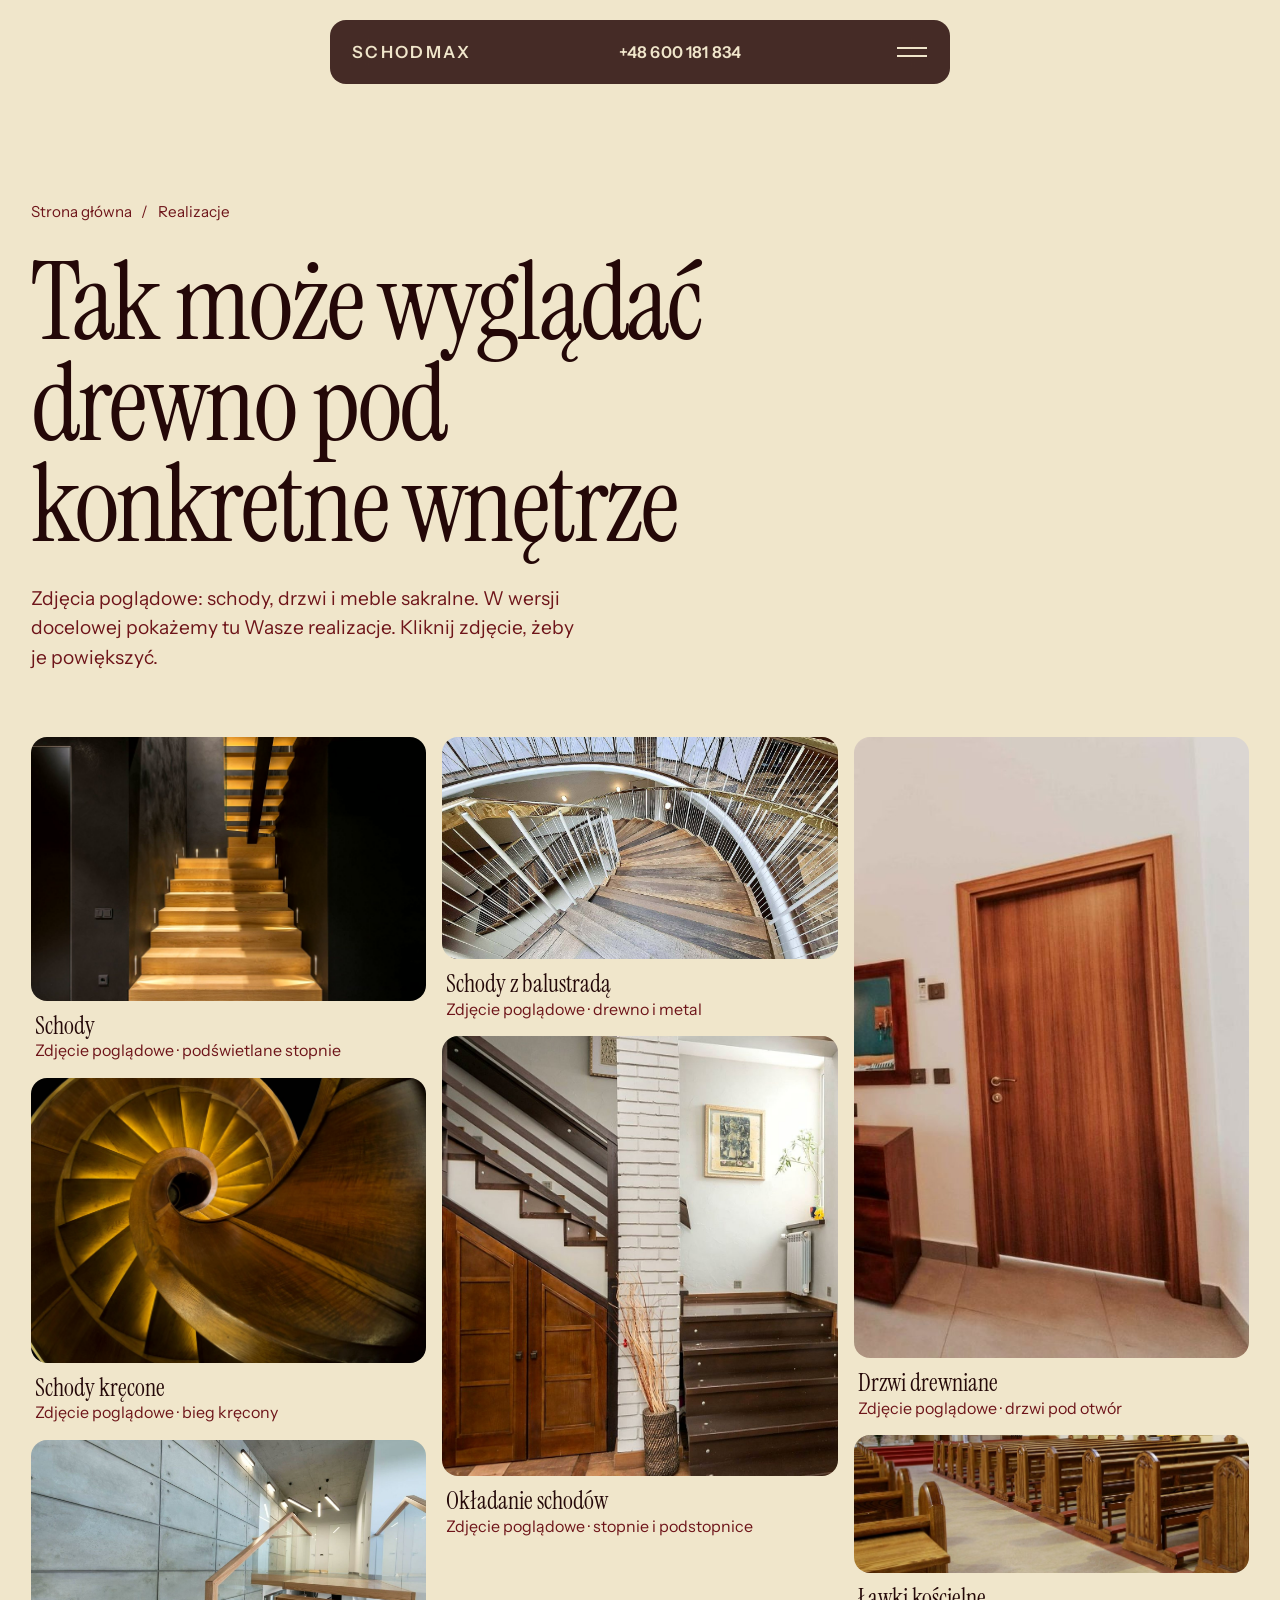
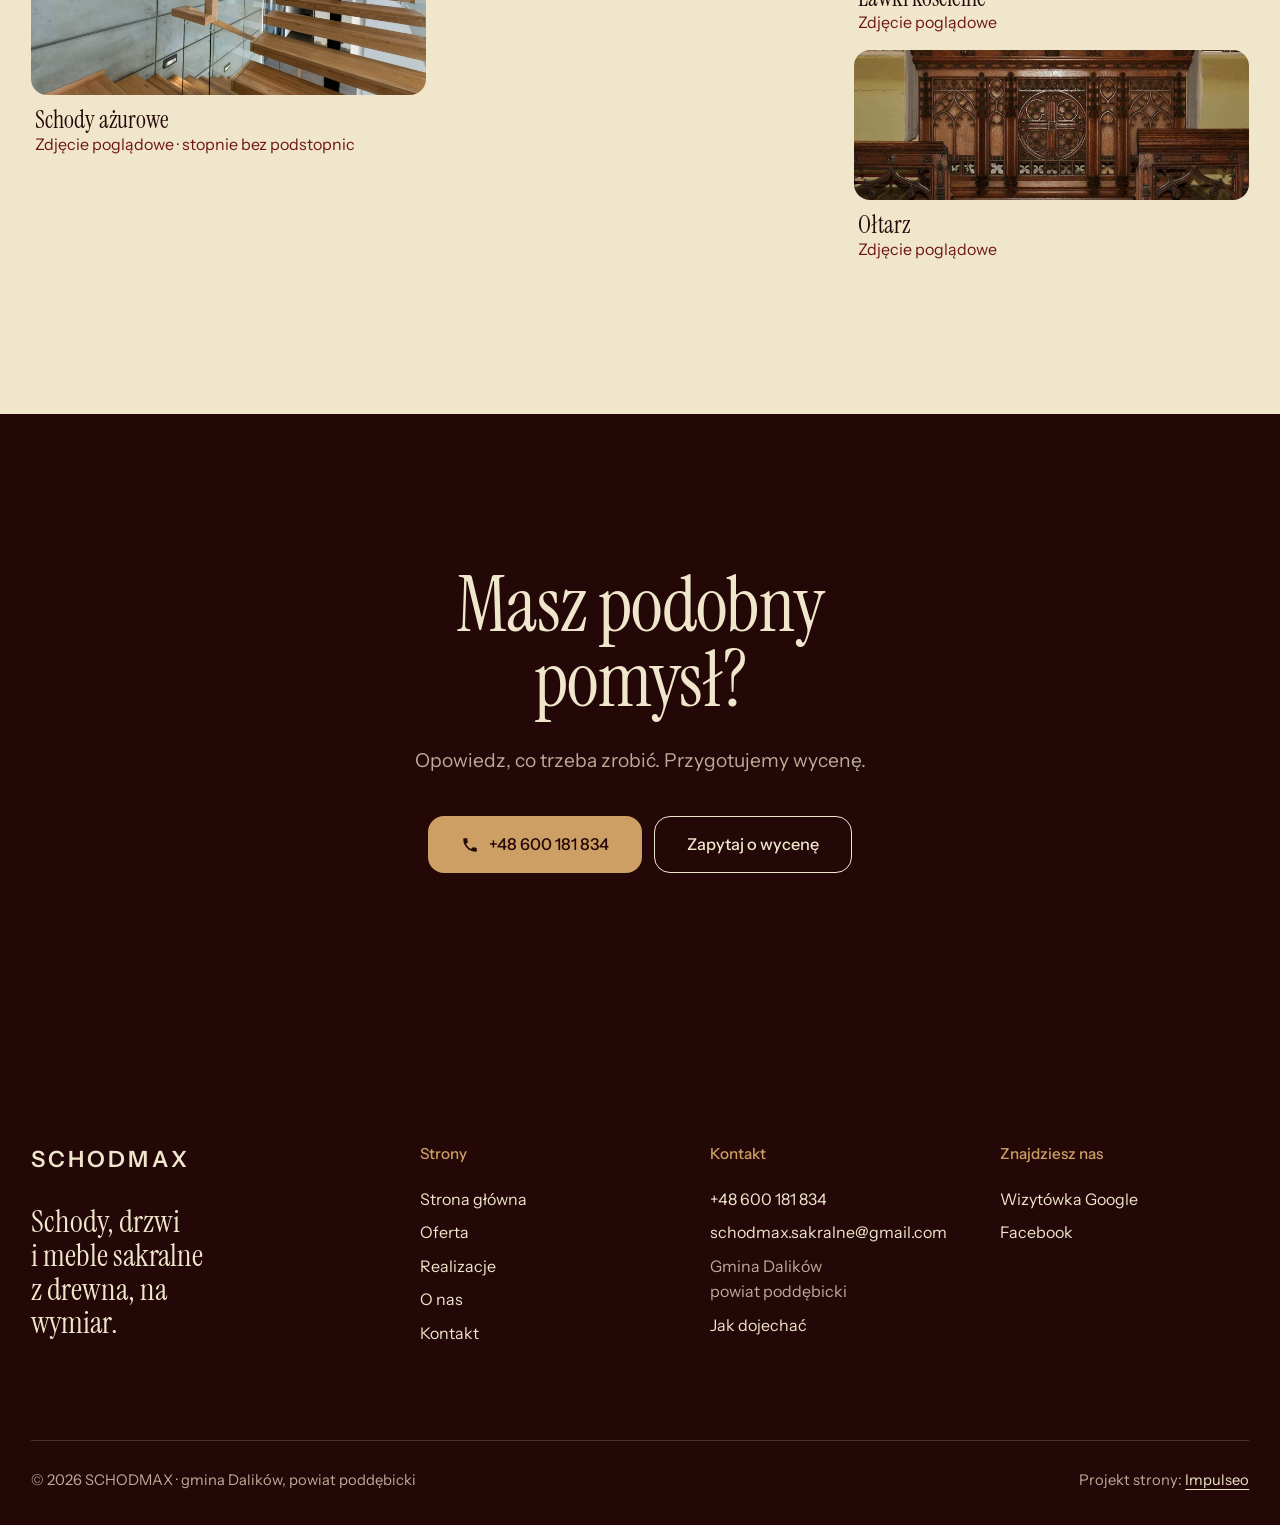
<file: realizacje.html>
<!DOCTYPE html>
<html lang="pl">
<head>
<meta charset="UTF-8">
<meta name="viewport" content="width=device-width, initial-scale=1.0">
<title>Tak może wyglądać · schody, drzwi i meble sakralne · SCHODMAX</title>
<meta name="description" content="Przykłady schodów drewnianych, drzwi i mebli sakralnych (zdjęcia poglądowe). SCHODMAX, gmina Dalików.">
<link rel="canonical" href="https://impulseo-pl.github.io/schodmax/realizacje.html">
<meta name="robots" content="noindex, nofollow">
<meta name="theme-color" content="#240808">
<meta property="og:type" content="website">
<meta property="og:locale" content="pl_PL">
<meta property="og:site_name" content="SCHODMAX">
<meta property="og:title" content="Tak może wyglądać · schody, drzwi i meble sakralne · SCHODMAX">
<meta property="og:description" content="Przykłady schodów drewnianych, drzwi i mebli sakralnych (zdjęcia poglądowe). SCHODMAX, gmina Dalików.">
<meta property="og:url" content="https://impulseo-pl.github.io/schodmax/realizacje.html">
<meta property="og:image" content="https://impulseo-pl.github.io/schodmax/img/og.jpg">
<meta property="og:image:width" content="1200">
<meta property="og:image:height" content="630">
<meta name="twitter:card" content="summary_large_image">

<script>document.documentElement.classList.add('js')</script>
<link rel="preconnect" href="https://fonts.googleapis.com">
<link rel="preconnect" href="https://fonts.gstatic.com" crossorigin>
<link href="https://fonts.googleapis.com/css2?family=Instrument+Sans:wght@400..600&family=Instrument+Serif&display=swap" rel="stylesheet">
<link rel="stylesheet" href="assets/styles.css?v=20261118b">
<style>@media (max-width:700px){.pill-logo .word{display:inline;font-size:.92rem;letter-spacing:.1em}}</style>
<script src="assets/lenis.min.js?v=1.1.20" defer></script>
<script src="assets/main.js?v=20261118b" defer></script>
</head>
<body>
<a class="skip" href="#tresc">Przejdź do treści</a>
<header class="pill">
  <a class="pill-logo" href="index.html" aria-label="SCHODMAX - strona główna"><span class="word">SCHODMAX</span></a>
  <a class="pill-phone" href="tel:+48600181834">+48 600 181 834</a>
  <button class="burger" type="button" aria-expanded="false" aria-controls="menu" aria-label="Otwórz menu"><i></i><i></i></button>
</header>
<div class="menu" id="menu" aria-hidden="true">
  <div class="menu-grid">
    <nav class="menu-links" aria-label="Menu główne">
      <a href="index.html">Strona główna</a>
      <a href="oferta.html">Oferta</a>
      <a href="realizacje.html" aria-current="page">Realizacje</a>
      <a href="o-nas.html">O nas</a>
      <a href="kontakt.html">Kontakt</a>
    </nav>
    <div class="menu-side">
      <div><b>Telefon</b><a href="tel:+48600181834">+48 600 181 834</a></div>
      <div><b>Obszar</b>gmina Dalików, powiat poddębicki</div>
      <div><b>E-mail</b><a href="mailto:schodmax.sakralne@gmail.com">schodmax.sakralne@gmail.com</a></div>
    </div>
  </div>
</div>
<main id="tresc">
<section class="phead bone">
  <div class="wrap">
    <nav class="crumbs" aria-label="Okruszki"><a href="index.html">Strona główna</a><span aria-hidden="true">/</span><span aria-current="page">Realizacje</span></nav>
    <h1>Tak może wyglądać drewno pod konkretne wnętrze</h1>
    <p class="lead">Zdjęcia poglądowe: schody, drzwi i&nbsp;meble sakralne. W&nbsp;wersji docelowej pokażemy tu Wasze realizacje. Kliknij zdjęcie, żeby je powiększyć.</p>
  </div>
</section>
<section class="sec bone" style="padding-top:0">
  <div class="wrap">
    <div class="gal">
    <figure><button type="button" aria-label="Powiększ: Schody z&nbsp;podświetlonymi stopniami (zdjęcie poglądowe)"><img src="img/hero.jpg" width="1600" height="1068" alt="Schody z&nbsp;podświetlonymi stopniami (zdjęcie poglądowe)" loading="lazy"></button><figcaption><b>Schody</b>Zdjęcie poglądowe · podświetlane stopnie</figcaption></figure>
    <figure><button type="button" aria-label="Powiększ: Kręcone schody z&nbsp;drewna (zdjęcie poglądowe)"><img src="img/g2.jpg" width="1600" height="1155" alt="Kręcone schody z&nbsp;drewna (zdjęcie poglądowe)" loading="lazy"></button><figcaption><b>Schody kręcone</b>Zdjęcie poglądowe · bieg kręcony</figcaption></figure>
    <figure><button type="button" aria-label="Powiększ: Schody ażurowe przy betonowej ścianie (zdjęcie poglądowe)"><img src="img/g1.jpg" width="1534" height="990" alt="Schody ażurowe przy betonowej ścianie (zdjęcie poglądowe)" loading="lazy"></button><figcaption><b>Schody ażurowe</b>Zdjęcie poglądowe · stopnie bez podstopnic</figcaption></figure>
    <figure><button type="button" aria-label="Powiększ: Schody z&nbsp;metalową balustradą (zdjęcie poglądowe)"><img src="img/g7.jpg" width="1400" height="788" alt="Schody z&nbsp;metalową balustradą (zdjęcie poglądowe)" loading="lazy"></button><figcaption><b>Schody z&nbsp;balustradą</b>Zdjęcie poglądowe · drewno i&nbsp;metal</figcaption></figure>
    <figure><button type="button" aria-label="Powiększ: Schody obłożone drewnem (zdjęcie poglądowe)"><img src="img/g4.jpg" width="960" height="1068" alt="Schody obłożone drewnem (zdjęcie poglądowe)" loading="lazy"></button><figcaption><b>Okładanie schodów</b>Zdjęcie poglądowe · stopnie i&nbsp;podstopnice</figcaption></figure>
    <figure><button type="button" aria-label="Powiększ: Drewniane drzwi (zdjęcie poglądowe)"><img src="img/g8.jpg" width="602" height="946" alt="Drewniane drzwi (zdjęcie poglądowe)" loading="lazy"></button><figcaption><b>Drzwi drewniane</b>Zdjęcie poglądowe · drzwi pod otwór</figcaption></figure>
    <figure><button type="button" aria-label="Powiększ: Drewniane ławki w&nbsp;kościele (zdjęcie poglądowe)"><img src="img/g3.jpg" width="1600" height="558" alt="Drewniane ławki w&nbsp;kościele (zdjęcie poglądowe)" loading="lazy"></button><figcaption><b>Ławki kościelne</b>Zdjęcie poglądowe</figcaption></figure>
    <figure><button type="button" aria-label="Powiększ: Rzeźbiony drewniany ołtarz (zdjęcie poglądowe)"><img src="img/g5.jpg" width="1280" height="485" alt="Rzeźbiony drewniany ołtarz (zdjęcie poglądowe)" loading="lazy"></button><figcaption><b>Ołtarz</b>Zdjęcie poglądowe</figcaption></figure>
    </div>
  </div>
</section>
<div class="lb" aria-hidden="true" role="dialog" aria-label="Powiększone zdjęcie"><div><img alt=""><p></p></div><button type="button" aria-label="Zamknij">×</button></div>
<section class="sec cacao dark band">
  <div class="wrap up">
    <h2>Masz podobny pomysł?</h2>
    <p class="lead">Opowiedz, co trzeba zrobić. Przygotujemy wycenę.</p>
    <div class="btn-row">
      <a class="btn btn-brass" href="tel:+48600181834"><svg class="ico" viewBox="0 0 24 24" fill="none" aria-hidden="true"><path d="M6.6 10.8a15.5 15.5 0 0 0 6.6 6.6l2.2-2.2a1 1 0 0 1 1-.24 11.4 11.4 0 0 0 3.6.58 1 1 0 0 1 1 1V20a1 1 0 0 1-1 1A17 17 0 0 1 3 4a1 1 0 0 1 1-1h3.5a1 1 0 0 1 1 1c0 1.25.2 2.45.57 3.57a1 1 0 0 1-.25 1L6.6 10.8Z" fill="currentColor"/></svg>+48 600 181 834</a>
      <a class="btn btn-line" href="kontakt.html#formularz">Zapytaj o&nbsp;wycenę</a>
    </div>
  </div>
</section>
</main>
<footer class="foot dark">
  <div class="wrap">
    <div class="foot-top">
      <div>
        <a class="foot-logo" href="index.html" aria-label="SCHODMAX - strona główna"><span class="word">SCHODMAX</span></a>
        <p class="foot-claim">Schody, drzwi i&nbsp;meble sakralne z&nbsp;drewna, na wymiar.</p>
      </div>
      <div><h4>Strony</h4><ul><li><a href="index.html">Strona główna</a></li><li><a href="oferta.html">Oferta</a></li><li><a href="realizacje.html">Realizacje</a></li><li><a href="o-nas.html">O nas</a></li><li><a href="kontakt.html">Kontakt</a></li></ul></div>
      <div><h4>Kontakt</h4><ul>
        <li><a href="tel:+48600181834">+48 600 181 834</a></li><li><a href="mailto:schodmax.sakralne@gmail.com">schodmax.sakralne@gmail.com</a></li><li>Gmina Dalików<br>powiat poddębicki</li><li><a href="https://www.google.com/maps/place/SCHODMAX+Schody,+Drzwi,+Meble+Sakralne/@51.953761,19.1343692,15z" target="_blank" rel="noopener">Jak dojechać</a></li>
      </ul></div>
      <div><h4>Znajdziesz nas</h4><ul>
        <li><a href="https://www.google.com/maps/place/SCHODMAX+Schody,+Drzwi,+Meble+Sakralne/@51.953761,19.1343692,15z" target="_blank" rel="noopener">Wizytówka Google</a></li><li><a href="https://www.facebook.com/schodmax/" target="_blank" rel="noopener">Facebook</a></li>
      </ul></div>
    </div>
    <div class="foot-bottom">
      <span>© 2026 SCHODMAX · gmina Dalików, powiat poddębicki</span>
      <span>Projekt strony: <a href="https://impulseo.pl" target="_blank" rel="noopener">Impulseo</a></span>
    </div>
  </div>
</footer>
<div class="callbar">
  <a class="btn btn-main" href="tel:+48600181834"><svg class="ico" viewBox="0 0 24 24" fill="none" aria-hidden="true"><path d="M6.6 10.8a15.5 15.5 0 0 0 6.6 6.6l2.2-2.2a1 1 0 0 1 1-.24 11.4 11.4 0 0 0 3.6.58 1 1 0 0 1 1 1V20a1 1 0 0 1-1 1A17 17 0 0 1 3 4a1 1 0 0 1 1-1h3.5a1 1 0 0 1 1 1c0 1.25.2 2.45.57 3.57a1 1 0 0 1-.25 1L6.6 10.8Z" fill="currentColor"/></svg>Zadzwoń</a>
  <a class="btn btn-line" href="kontakt.html">Kontakt i&nbsp;dojazd</a>
</div>
</body>
</html>
</file>
<file: assets/styles.css>
/* Silnik dem Impulseo (11.2026). Układ wg thefitouter.com: menu-pigułka, wielki szeryf, tekst odsłaniany słowo po słowie,
   lista usług, karty rozwijane przy przewijaniu. Paleta 60-30-10: Bone (tło) / Bordeaux + Cacao (sekcje, stopka) / Carmine + Brass (przyciski).
   Kroje: Instrument Serif + Instrument Sans. Dane klienta NIE trafiają do tego pliku (tylko do tresc.py i <style> w HTML). */
:root{
  --cacao:#240808;
  --bordeaux:#6E151A;
  --carmine:#B32E33;
  --brass:#CD9F65;
  --bone:#F0E6CB;
  --bone-hi:#FAF4E2;           /* pola formularza na tle Bone */
  --ink:var(--cacao);          /* tekst na Bone: 16:1 */
  --ink-2:var(--bordeaux);     /* tekst drugi na Bone: 9:1 */
  --on-dark:var(--bone);       /* tekst na Bordeaux 9:1, na Cacao 15:1 */
  --on-dark-2:rgba(240,230,203,.74);
  --line:rgba(36,8,8,.16);
  --line-dark:rgba(240,230,203,.18);
  --f-serif:"Instrument Serif",Georgia,"Times New Roman",serif;
  --f-sans:"Instrument Sans",system-ui,-apple-system,"Segoe UI",Roboto,Arial,sans-serif;
  --gut:clamp(16px,2.4vw,32px);
  --wrap:1440px;
  --r:18px;
  --ease:cubic-bezier(.16,.84,.44,1);
}
*,*::before,*::after{box-sizing:border-box}
html{-webkit-text-size-adjust:100%}
body{margin:0;background:var(--bone);color:var(--ink);font-family:var(--f-sans);font-size:1.125rem;line-height:1.6;-webkit-font-smoothing:antialiased;overflow-x:clip}
img{display:block;max-width:100%;height:auto}
a{color:inherit}
p{margin:0}
h1,h2,h3{margin:0;font-family:var(--f-serif);font-weight:400;line-height:1.02;letter-spacing:-.01em;text-wrap:balance}
p,li{text-wrap:pretty}
ul{margin:0;padding:0;list-style:none}
:focus-visible{outline:2px solid var(--carmine);outline-offset:3px}
.dark :focus-visible{outline-color:var(--brass)}
.skip{position:absolute;left:-9999px;top:8px;z-index:300;background:var(--cacao);color:var(--bone);padding:.6rem 1rem;border-radius:10px}
.skip:focus{left:8px}
.wrap{max-width:var(--wrap);margin:0 auto;padding-inline:var(--gut)}
.sr{position:absolute;width:1px;height:1px;overflow:hidden;clip:rect(0 0 0 0);white-space:nowrap}

/* ---------- sekcje i kolory ---------- */
.sec{padding-block:clamp(96px,12vw,180px)}
.bone{background:var(--bone);color:var(--ink)}
.dark{color:var(--on-dark)}
.bordeaux{background:var(--bordeaux)}
.cacao{background:var(--cacao)}
.dark h2,.dark h3{color:var(--bone)}
.label{font-family:var(--f-sans);font-size:1rem;font-weight:500;line-height:1.3;color:var(--ink)}
.dark .label{color:var(--bone)}
.label-serif{font-family:var(--f-serif);font-size:clamp(2.2rem,3.4vw,3.2rem);line-height:1;color:var(--bordeaux)}
.dark .label-serif{color:var(--brass)}
.lead{font-size:clamp(1.08rem,1rem + .25vw,1.25rem);line-height:1.55;color:var(--ink-2);max-width:36rem}
.dark .lead{color:var(--on-dark-2)}

/* ---------- przyciski (10%: Carmine na jasnym, Brass na ciemnym) ---------- */
.btn{display:inline-flex;align-items:center;justify-content:center;gap:.6rem;min-height:3.6rem;padding:1rem 2rem;border-radius:16px;border:1.5px solid transparent;font:500 1.02rem/1.2 var(--f-sans);text-decoration:none;cursor:pointer;
  transition:background-color .5s var(--ease),color .5s var(--ease),border-color .5s var(--ease),transform .5s var(--ease)}
.btn:active{transform:scale(.98)}
.btn-main{background:var(--carmine);color:var(--bone)}
.btn-main:hover{background:var(--bordeaux)}
.btn-brass{background:var(--brass);color:var(--cacao)}
.btn-brass:hover{background:var(--bone)}
.btn-line{border-color:currentColor;color:var(--ink);background:transparent}
.btn-line:hover{background:var(--cacao);border-color:var(--cacao);color:var(--bone)}
.dark .btn-line{color:var(--bone)}
.dark .btn-line:hover{background:var(--bone);border-color:var(--bone);color:var(--cacao)}
.btn-sm{min-height:2.8rem;padding:.7rem 1.3rem;font-size:.95rem;border-radius:12px}
.btn-row{display:flex;flex-wrap:wrap;gap:12px}
.ico{width:18px;height:18px;flex:none}
.link{display:inline-flex;align-items:center;gap:.5rem;font-weight:500;text-decoration:none;border-bottom:1.5px solid currentColor;padding-bottom:3px;color:var(--bordeaux);transition:gap .4s var(--ease)}
.link:hover{gap:.85rem}
.dark .link{color:var(--brass)}

/* ---------- menu-pigułka ---------- */
.pill{position:fixed;top:20px;left:50%;transform:translateX(-50%);z-index:100;width:min(620px,calc(100% - 32px));height:64px;display:flex;align-items:center;gap:16px;padding:0 14px 0 22px;border-radius:16px;
  background:rgba(36,8,8,.84);color:var(--bone);-webkit-backdrop-filter:blur(16px) saturate(1.2);backdrop-filter:blur(16px) saturate(1.2);transition:background-color .5s var(--ease)}
.pill.solid{background:rgba(36,8,8,.94)}
.pill-logo{display:block;width:86px;flex:none;color:var(--bone)}
.pill-logo svg{display:block;width:100%;height:auto}
.pill-logo svg path{fill:currentColor}
.pill-phone{flex:1;text-align:center;font-weight:600;font-size:1.02rem;letter-spacing:.01em;text-decoration:none;white-space:nowrap}
.pill-phone:hover{color:var(--brass)}
.pill-cta{flex:none}
.burger{flex:none;width:48px;height:48px;display:flex;flex-direction:column;gap:6px;align-items:center;justify-content:center;background:transparent;border:0;color:var(--bone);cursor:pointer;border-radius:12px}
.burger:hover{background:rgba(240,230,203,.1)}
.burger i{display:block;width:30px;height:2px;background:currentColor;transition:transform .4s var(--ease)}
.menu-open .burger i:first-child{transform:translateY(4px) rotate(45deg)}
.menu-open .burger i:last-child{transform:translateY(-4px) rotate(-45deg)}

.menu{position:fixed;inset:0;z-index:90;background:var(--cacao);color:var(--bone);display:flex;flex-direction:column;justify-content:flex-end;padding:120px var(--gut) clamp(32px,5vw,56px);
  clip-path:inset(0 0 100% 0);visibility:hidden;transition:clip-path .8s var(--ease),visibility 0s linear .8s}
.menu-open .menu{clip-path:inset(0 0 0 0);visibility:visible;transition:clip-path .8s var(--ease)}
.menu-grid{display:grid;grid-template-columns:1.4fr 1fr;gap:40px;align-items:end;max-width:var(--wrap);width:100%;margin:0 auto}
.menu-links a{display:block;font-family:var(--f-serif);font-size:clamp(3rem,8vw,7rem);line-height:1.02;text-decoration:none;color:var(--bone);transition:color .4s var(--ease),padding .5s var(--ease)}
.menu-links a:hover,.menu-links a[aria-current="page"]{color:var(--brass)}
.menu-links a:hover{padding-left:.15em}
.menu-side{display:grid;gap:22px;font-size:1.05rem;color:var(--on-dark-2)}
.menu-side b{display:block;color:var(--bone);font-weight:500;font-size:.95rem;margin-bottom:4px}
.menu-side a{color:var(--bone)}
.menu-open body{overflow:hidden}

/* ---------- hero ---------- */
.hero{position:relative;height:100svh;min-height:600px;overflow:hidden;background:var(--cacao);color:var(--bone);isolation:isolate}
.hero-img{position:absolute;inset:-4% 0 0;width:100%;height:108%;object-fit:cover;object-position:50% 60%;z-index:-2;will-change:transform}
.hero::after{content:"";position:absolute;inset:0;z-index:-1;background:linear-gradient(180deg,rgba(0,0,0,.42) 0%,rgba(0,0,0,0) 26%,rgba(0,0,0,.06) 50%,rgba(0,0,0,.66) 100%)}
.hero-in{position:absolute;left:0;right:0;bottom:0;padding:0 var(--gut) clamp(28px,4vw,48px);display:grid;grid-template-columns:1fr auto;align-items:end;gap:28px}
.hero h1{font-size:clamp(3.4rem,9.2vw,8.8rem);line-height:.92;color:var(--bone);letter-spacing:-.02em;max-width:17ch;text-shadow:0 2px 30px rgba(0,0,0,.25)}
.hero-side{display:grid;gap:18px;justify-items:end;text-align:right;max-width:22rem;padding-bottom:.6rem}
.hero-side p{font-size:1.05rem;line-height:1.5;color:var(--bone);text-shadow:0 1px 10px rgba(0,0,0,.45)}

/* ---------- O nas (dwie kolumny) ---------- */
.about{display:grid;grid-template-columns:1fr 1fr;gap:clamp(32px,5vw,80px)}
.about-left{display:grid;align-content:start;gap:clamp(28px,4vw,56px)}
.about-fig{margin:0;border-radius:var(--r);overflow:hidden;max-width:520px}
.about-fig img{width:100%;aspect-ratio:3/2;object-fit:cover}
.statement{text-wrap:balance;font-family:var(--f-serif);font-size:clamp(2rem,3.5vw,3.4rem);line-height:1.08;color:var(--ink)}
.about-right .lead{margin-top:clamp(28px,3vw,40px);max-width:30rem}
.about-right .btn-row{margin-top:36px}

/* ---------- tekst odsłaniany słowo po słowie ---------- */
.reveal-sec{position:relative;height:170vh}
.reveal-stick{position:sticky;top:0;height:100svh;display:grid;grid-template-columns:1.6fr 1fr;align-items:center;gap:clamp(32px,5vw,80px);padding:96px var(--gut) 48px;max-width:var(--wrap);margin:0 auto}
.reveal-main{display:grid;gap:28px}
.reveal-aside{display:grid;gap:14px;align-content:center;padding-left:clamp(24px,3vw,48px);border-left:1px solid var(--line-dark);color:var(--on-dark-2)}
.reveal-phone{font-family:var(--f-serif);font-size:clamp(2.2rem,3.6vw,3.4rem);line-height:1;color:var(--brass);text-decoration:none}
.reveal-phone:hover{color:var(--bone)}
.reveal-text{font-family:var(--f-serif);font-size:clamp(1.9rem,4.1vw,3.9rem);line-height:1.1;color:var(--bone);max-width:30ch}
.js .reveal-text .w{color:rgba(240,230,203,.45);transition:color .25s linear}
.js .reveal-text .w.on{color:var(--bone)}

/* ---------- lista usług ---------- */
.svc{display:grid;grid-template-columns:minmax(120px,.5fr) 3fr;gap:clamp(20px,3vw,48px)}
.svc-list{display:grid}
.svc-row{display:grid;grid-template-columns:1fr 1.25fr;gap:clamp(20px,4vw,72px);padding:clamp(28px,4vw,56px) 0;border-top:1px solid var(--line);text-decoration:none;color:inherit}
.svc-row:last-child{border-bottom:1px solid var(--line)}
.svc-row h3{font-size:clamp(2rem,3.4vw,3.2rem);line-height:1.02;color:var(--ink);transition:color .5s var(--ease)}
.svc-row p{font-family:var(--f-serif);font-size:clamp(1.45rem,2.3vw,2.2rem);line-height:1.12;color:var(--bordeaux)}
.js .svc-row p{opacity:.5;transition:opacity .9s var(--ease)}
.js .svc-row.on p{opacity:1}
.svc-row:hover h3{color:var(--carmine)}
.svc-foot{margin-top:48px}

/* ---------- karty rozwijane przy przewijaniu ---------- */
.cards{padding-block:clamp(48px,6vw,96px)}
.card-wrap{position:relative;height:125vh}
.card-wrap+.card-wrap{margin-top:-15vh}
.card-stick{position:sticky;top:0;height:100svh;display:grid;place-items:center;overflow:hidden}
.card{--p:0;position:relative;width:calc(46vw + 54vw * var(--p));height:calc(50svh + 50svh * var(--p));border-radius:calc(28px + 32px * var(--p));overflow:hidden;color:var(--bone);text-decoration:none;isolation:isolate;display:block;background:#3a1512}
.card img{position:absolute;inset:0;width:100%;height:100%;object-fit:cover;z-index:-2;transform:scale(calc(1.04 - .04 * var(--p)))}
.card::after{content:"";position:absolute;inset:0;z-index:-1;background:linear-gradient(180deg,rgba(36,8,8,.25) 0%,rgba(36,8,8,0) 30%,rgba(36,8,8,.84) 100%)}
.card-in{position:absolute;left:0;right:0;bottom:calc(28px + 52px * var(--p));display:grid;justify-items:center;gap:22px;text-align:center;padding:0 24px}
.card h3{font-size:clamp(2.2rem,calc(2.2rem + 2.4vw * var(--p)),5rem);color:var(--brass);text-shadow:0 2px 18px rgba(36,8,8,.75)}
.card .btn{pointer-events:none}
.card:hover .btn{background:var(--bordeaux)}

/* ---------- opinie ---------- */
.quotes-head{display:flex;justify-content:space-between;align-items:end;gap:24px;flex-wrap:wrap}
.quote-stage{position:relative;margin-top:clamp(28px,4vw,48px);min-height:var(--qh,auto)}
.quote{margin:0}
.js .quote{position:absolute;inset:0 0 auto 0;opacity:0;visibility:hidden;transform:translateY(16px);transition:opacity .7s var(--ease),transform .7s var(--ease),visibility 0s linear .7s}
.js .quote.on{position:relative;opacity:1;visibility:visible;transform:none;transition:opacity .7s var(--ease),transform .7s var(--ease)}
.quote blockquote{margin:0;font-family:var(--f-serif);font-size:clamp(1.8rem,3.3vw,3.1rem);line-height:1.1;color:var(--bone);max-width:34ch}
.quote figcaption{margin-top:32px;font-size:1rem;line-height:1.4}
.quote figcaption b{display:block;font-weight:600;color:var(--bone)}
.quote figcaption span{color:var(--on-dark-2)}
.quote+.quote{margin-top:48px}
.js .quote+.quote{margin-top:0}
.quote-nav{display:flex;align-items:center;justify-content:space-between;gap:24px;margin-top:40px;flex-wrap:wrap}
.arrows{display:flex;gap:8px}
.arrow{width:56px;height:56px;border-radius:14px;border:1.5px solid var(--line-dark);background:transparent;color:var(--brass);display:grid;place-items:center;cursor:pointer;transition:background-color .4s var(--ease),color .4s var(--ease),border-color .4s var(--ease)}
.arrow:hover{background:var(--brass);border-color:var(--brass);color:var(--cacao)}
.arrow svg{width:22px;height:22px}
.no-js-hide{display:none}
.js .no-js-hide{display:flex}
.rating{display:inline-flex;align-items:center;gap:10px;color:var(--bone);text-decoration:none;font-size:1rem}
.rating b{font-family:var(--f-serif);font-weight:400;font-size:2rem;line-height:1;color:var(--brass)}
.rating:hover span{text-decoration:underline;text-underline-offset:4px}

/* ---------- kontakt + formularz ---------- */
.contact{display:grid;grid-template-columns:1fr 1fr;gap:clamp(40px,5vw,80px)}
.contact h2{font-size:clamp(2.6rem,4.6vw,4.4rem);color:var(--bordeaux)}
.big-addr{margin-top:clamp(24px,3vw,40px);font-family:var(--f-serif);font-size:clamp(1.9rem,3vw,2.9rem);line-height:1.08;color:var(--ink)}
.contact-meta{margin-top:36px;display:grid;gap:18px;font-size:1.02rem;color:var(--ink-2)}
.contact-meta b{display:block;color:var(--ink);font-weight:600}
.contact-meta a{color:var(--ink)}
.big-phone{display:block;font-family:var(--f-serif);font-size:clamp(2.4rem,4.6vw,4.4rem);line-height:1;color:var(--ink);text-decoration:none;text-align:right}
.big-phone:hover{color:var(--carmine)}
.contact-right .lead{margin-top:28px;max-width:28rem}
.form{margin-top:40px;display:grid;gap:12px;max-width:500px}
.form label{display:block}
.form input,.form textarea{width:100%;font:inherit;font-size:1.05rem;color:var(--ink);background:var(--bone-hi);border:1px solid var(--line);border-radius:16px;padding:1.05rem 1.3rem;transition:border-color .3s var(--ease),background-color .3s var(--ease)}
.form textarea{min-height:180px;resize:vertical}
.form input::placeholder,.form textarea::placeholder{color:rgba(110,21,26,.78)}
.form input:focus,.form textarea:focus{outline:none;border-color:var(--carmine);background:#fff}
.form .btn{justify-self:start;margin-top:20px;min-width:11rem}
.form-note{font-size:.92rem;color:var(--ink-2)}

/* ---------- nagłówek podstrony ---------- */
.phead{padding:clamp(140px,16vw,200px) 0 clamp(40px,5vw,72px)}
.crumbs{display:flex;gap:.6rem;font-size:.95rem;color:var(--ink-2)}
.crumbs a{color:var(--ink-2);text-decoration:none}
.crumbs a:hover{text-decoration:underline;text-underline-offset:4px}
.phead h1{margin-top:28px;font-size:clamp(3.2rem,8.4vw,8rem);line-height:.94;letter-spacing:-.02em;max-width:14ch}
.phead .lead{margin-top:28px}
.phead-img{margin:0 var(--gut);border-radius:clamp(20px,3vw,40px);overflow:hidden;height:min(72svh,760px);background:var(--cacao)}
.phead-img img{width:100%;height:100%;object-fit:cover}

/* ---------- oferta: bloki usług ---------- */
.offer{display:grid;gap:clamp(96px,11vw,170px)}
.off{display:grid;grid-template-columns:1fr 1fr;gap:clamp(32px,6vw,96px);align-items:center;scroll-margin-top:120px}
.off:nth-child(even) .off-fig{order:2}
.off-fig{margin:0;border-radius:var(--r);overflow:hidden;background:var(--bone-hi)}
.off-fig img{width:100%;height:auto}
.off h2{font-size:clamp(2.6rem,4.4vw,4.2rem)}
.off p{margin-top:22px;color:var(--ink-2);max-width:34rem}
.off ul{margin-top:28px;border-top:1px solid var(--line)}
.off li{padding:16px 0;border-bottom:1px solid var(--line);font-family:var(--f-serif);font-size:1.5rem;line-height:1.2}
.off .btn{margin-top:32px}

/* lista na ciemnym (marki, liczby, powody) */
.rows{display:grid;grid-template-columns:minmax(120px,.5fr) 3fr;gap:clamp(20px,3vw,48px)}
.rows-list>div{display:grid;grid-template-columns:1fr 1.25fr;gap:clamp(20px,4vw,72px);padding:clamp(24px,3.4vw,44px) 0;border-top:1px solid var(--line-dark)}
.rows-list>div:last-child{border-bottom:1px solid var(--line-dark)}
.rows-list dt,.rows-list h3{font-family:var(--f-serif);font-size:clamp(2rem,3.4vw,3.2rem);line-height:1.02;color:var(--brass)}
.rows-list dd,.rows-list p{margin:0;font-family:var(--f-serif);font-size:clamp(1.4rem,2.2vw,2.1rem);line-height:1.14;color:var(--bone)}
.bone .rows-list>div{border-color:var(--line)}
.bone .rows-list dt,.bone .rows-list h3{color:var(--ink)}
.bone .rows-list dd,.bone .rows-list p{color:var(--bordeaux)}

/* ---------- realizacje ---------- */
.gal{columns:3 320px;column-gap:16px}
.gal figure{margin:0 0 16px;break-inside:avoid}
.gal button{display:block;width:100%;padding:0;border:0;background:var(--bone-hi);border-radius:16px;overflow:hidden;cursor:zoom-in}
.gal img{width:100%;height:auto;transition:transform 1.4s var(--ease)}
.gal button:hover img{transform:scale(1.04)}
.gal figcaption{padding:12px 4px 0;font-size:1rem;line-height:1.4;color:var(--ink-2)}
.gal figcaption b{display:block;font-family:var(--f-serif);font-weight:400;font-size:1.5rem;line-height:1.1;color:var(--ink)}
.lb{position:fixed;inset:0;z-index:200;background:rgba(36,8,8,.94);display:grid;place-items:center;padding:24px;opacity:0;visibility:hidden;transition:opacity .4s var(--ease),visibility 0s linear .4s}
.lb.on{opacity:1;visibility:visible;transition:opacity .4s var(--ease)}
.lb img{max-width:min(1400px,100%);max-height:82svh;width:auto;border-radius:14px}
.lb p{margin-top:16px;color:var(--bone);text-align:center}
.lb button{position:absolute;top:20px;right:20px;width:52px;height:52px;border-radius:14px;border:1.5px solid var(--line-dark);background:transparent;color:var(--bone);font-size:1.8rem;line-height:1;cursor:pointer}

/* ---------- godziny, FAQ ---------- */
.hours{width:100%;border-collapse:collapse;font-size:1.05rem}
.hours td{padding:14px 0;border-bottom:1px solid var(--line)}
.hours td+td{text-align:right}
.faq{display:grid;grid-template-columns:minmax(120px,.5fr) 3fr;gap:clamp(20px,3vw,48px)}
.faq details{border-top:1px solid var(--line)}
.faq details:last-child{border-bottom:1px solid var(--line)}
.faq summary{display:flex;justify-content:space-between;align-items:center;gap:24px;padding:28px 0;cursor:pointer;list-style:none;font-family:var(--f-serif);font-size:clamp(1.6rem,2.6vw,2.4rem);line-height:1.1}
.faq summary::-webkit-details-marker{display:none}
.faq summary::after{content:"+";flex:none;width:44px;height:44px;display:grid;place-items:center;border-radius:12px;border:1.5px solid var(--line);font-family:var(--f-sans);font-size:1.4rem;color:var(--carmine);transition:transform .4s var(--ease)}
.faq details[open] summary::after{transform:rotate(45deg)}
.faq details p{padding:0 0 28px;max-width:44rem;color:var(--ink-2)}

/* ---------- pas wezwania (ciemny) ---------- */
.band{text-align:center}
.band h2{font-size:clamp(2.8rem,6vw,6rem);line-height:.98;max-width:16ch;margin:0 auto}
.band .lead{margin:28px auto 0}
.band .btn-row{justify-content:center;margin-top:40px}

/* ---------- stopka (Cacao) ---------- */
.foot{background:var(--cacao);color:var(--on-dark-2);padding:clamp(80px,9vw,128px) 0 0;font-size:1rem}
.foot-top{display:grid;grid-template-columns:1.4fr 1fr 1fr 1fr;gap:40px}
.foot-logo{display:block;width:150px;color:var(--bone)}
.foot-logo svg{width:100%;height:auto;display:block}
.foot-logo svg path{fill:currentColor}
.foot-claim{margin-top:28px;font-family:var(--f-serif);font-size:clamp(1.6rem,2.4vw,2.2rem);line-height:1.1;color:var(--bone);max-width:16ch}
.foot h4{margin:0 0 16px;font-size:.95rem;font-weight:500;color:var(--brass)}
.foot li{padding:4px 0}
.foot a{color:var(--bone);text-decoration:none}
.foot a:hover{color:var(--brass)}
.foot-bottom{display:flex;justify-content:space-between;flex-wrap:wrap;gap:16px;margin-top:clamp(64px,7vw,100px);padding:28px 0 32px;border-top:1px solid var(--line-dark);font-size:.92rem}
.foot-bottom a{text-decoration:underline;text-underline-offset:4px}

/* ---------- pasek „zadzwoń” na telefonie ---------- */
.callbar{display:none}

/* ---------- wejścia sekcji ---------- */
.js .up{opacity:0;transform:translateY(28px);transition:opacity 1s var(--ease),transform 1s var(--ease)}
.js .up.in{opacity:1;transform:none}

/* ---------- responsywność ---------- */
@media (max-width:1000px){
  .about,.contact{grid-template-columns:1fr}
  .big-phone{text-align:left}
  .svc,.rows,.faq{grid-template-columns:1fr}
  .off{grid-template-columns:1fr}
  .off:nth-child(even) .off-fig{order:0}
  .foot-top{grid-template-columns:1fr 1fr}
  .menu-grid{grid-template-columns:1fr}
}
@media (max-width:700px){
  body{font-size:1.0625rem;padding-bottom:76px}
  .pill{top:12px;height:58px;padding:0 8px 0 16px;gap:8px}
  .pill-logo{width:74px}
  .pill-phone{font-size:.95rem}
  .pill-cta{display:none}
  .hero{height:calc(100svh - 76px);min-height:560px}
  .hero-in{grid-template-columns:1fr;gap:22px}
  .hero-side{justify-items:start;text-align:left}
  .hero h1{font-size:clamp(3rem,14vw,4.6rem)}
  .svc-row,.rows-list>div{grid-template-columns:1fr;gap:12px}
  .card{width:calc(88vw + 12vw * var(--p));height:calc(62svh + 38svh * var(--p))}
  .card-wrap{height:115vh}
  .reveal-sec{height:auto}
  .reveal-stick{position:static;height:auto;grid-template-columns:1fr;padding-block:96px}
  .js .reveal-text .w{color:var(--bone)}
  .reveal-aside{padding-left:0;border-left:0;border-top:1px solid var(--line-dark);padding-top:28px}
  .hero-call{display:none}
  .foot-top{grid-template-columns:1fr}
  .callbar{position:fixed;left:0;right:0;bottom:0;z-index:80;display:grid;grid-template-columns:1.3fr 1fr;gap:8px;padding:10px 12px calc(10px + env(safe-area-inset-bottom));background:var(--cacao)}
  .callbar .btn{min-height:3.2rem;padding:.7rem 1rem;font-size:.98rem}
  .callbar .btn-line{color:var(--bone)}
}
@media (prefers-reduced-motion:reduce){
  *,*::before,*::after{transition:none!important;animation:none!important}
  .reveal-sec,.card-wrap{height:auto}
  .reveal-stick,.card-stick{position:static;height:auto;padding-block:96px}
  .card-wrap+.card-wrap{margin-top:0}
  .card{--p:.6!important}
  .js .reveal-text .w{color:var(--bone)}
  .js .svc-row p{opacity:1}
}

/* ---------- poprawki po radzie (18.11) ---------- */
.hero-kicker{font-size:1.05rem;font-weight:500;color:var(--bone);margin-bottom:18px;text-shadow:0 1px 10px rgba(0,0,0,.5)}
.btn-on-photo{color:var(--bone);border-color:var(--bone);background:rgba(36,8,8,.35);-webkit-backdrop-filter:blur(6px);backdrop-filter:blur(6px)}
.btn-on-photo:hover{background:var(--bone);border-color:var(--bone);color:var(--cacao)}
.hero-side .btn-row{justify-content:flex-end}
.facts{padding-block:clamp(24px,3vw,36px)}
.facts-list{display:grid;grid-template-columns:repeat(4,minmax(0,1fr));gap:20px 40px}
.facts-list li{display:grid;gap:2px;font-size:.98rem;line-height:1.4;color:var(--on-dark-2)}
.facts-list b{font-family:var(--f-serif);font-weight:400;font-size:1.6rem;line-height:1.1;color:var(--brass)}
.poglad{font-size:.85rem;color:var(--ink-2);padding-top:8px}
.phead-img{position:relative}
.phead-img .poglad{position:absolute;right:16px;bottom:14px;padding:6px 10px;border-radius:8px;background:rgba(36,8,8,.6);color:var(--bone)}
.map{margin-top:36px;border-radius:var(--r);overflow:hidden;aspect-ratio:4/3;background:var(--bone-hi);border:1px solid var(--line)}
.map iframe{display:block;width:100%;height:100%;border:0;filter:grayscale(.55) contrast(1.02)}
.form-note a{color:var(--ink)}
@media (max-width:700px){
  .hero-side .btn-row{justify-content:flex-start}
  .facts-list b{font-size:1.35rem}
}
@media (max-width:700px){
  .hero::after{background:linear-gradient(180deg,rgba(0,0,0,.4) 0%,rgba(0,0,0,0) 22%,rgba(0,0,0,.35) 45%,rgba(0,0,0,.8) 72%,rgba(0,0,0,.86) 100%)}
}
@media (max-width:700px){
  .facts-list{grid-template-columns:1fr;gap:12px}
  .facts-list li{grid-template-columns:minmax(0,9.5rem) minmax(0,1fr);align-items:baseline;gap:12px}
}

/* ---------- znak (logo jako obrazek w kolorze z palety) ---------- */
.pill-logo,.foot-logo{display:inline-flex;align-items:center;gap:10px;text-decoration:none;width:auto}
.mark{display:block;width:30px;height:30px;object-fit:contain;flex:none}
.word{font-family:var(--f-sans);font-weight:600;font-size:1.05rem;letter-spacing:.14em}
.foot-logo .mark{width:52px;height:52px}
.foot-logo .word{font-size:1.4rem}
.quote-single .quote{position:relative;opacity:1;visibility:visible;transform:none}
@media (max-width:700px){.pill-logo .word{display:none}}

/* ---------- poprawki po radzie (18.11) ---------- */
.card{max-width:1440px}
.cards-foot{display:flex;justify-content:center;padding-top:clamp(24px,4vw,48px)}
.opinie-mini{padding-block:clamp(56px,6vw,88px)}
.opinie-in{display:flex;justify-content:space-between;align-items:center;gap:32px 64px;flex-wrap:wrap}
.quote-mini{margin:0;max-width:40rem}
.quote-mini blockquote{margin:0;font-family:var(--f-serif);font-size:clamp(1.6rem,2.6vw,2.4rem);line-height:1.1;color:var(--bone)}
.quote-mini figcaption{margin-top:14px;font-size:.98rem;color:var(--on-dark-2)}
.opinie-links{display:grid;gap:16px}

/* ---------- dwie opinie, przyciski kontaktu ---------- */
.quotes-two{display:grid;grid-template-columns:1fr 1fr;gap:32px 64px;width:100%}
.contact-cta{margin-top:32px;display:flex;flex-wrap:wrap;gap:12px}
@media (max-width:700px){.quotes-two{grid-template-columns:1fr}}

/* ---------- poprawki po radzie (18.11) ---------- */
.facts-list li{white-space:normal}
.facts-list li b+*{white-space:nowrap}
.about-fig .poglad{display:block}
@media (max-width:700px){#kontakt .contact-cta{display:none}}

/* ---------- podpisy zdjęć poglądowych na zdjęciach pełnoekranowych ---------- */
.hero-cap,.card-cap{position:absolute;z-index:2;padding:6px 10px;border-radius:8px;background:rgba(36,8,8,.6);color:var(--bone);font-size:.82rem;line-height:1.2}
.hero-cap{right:var(--gut);top:100px}
.card-cap{left:20px;top:20px}
</file>
